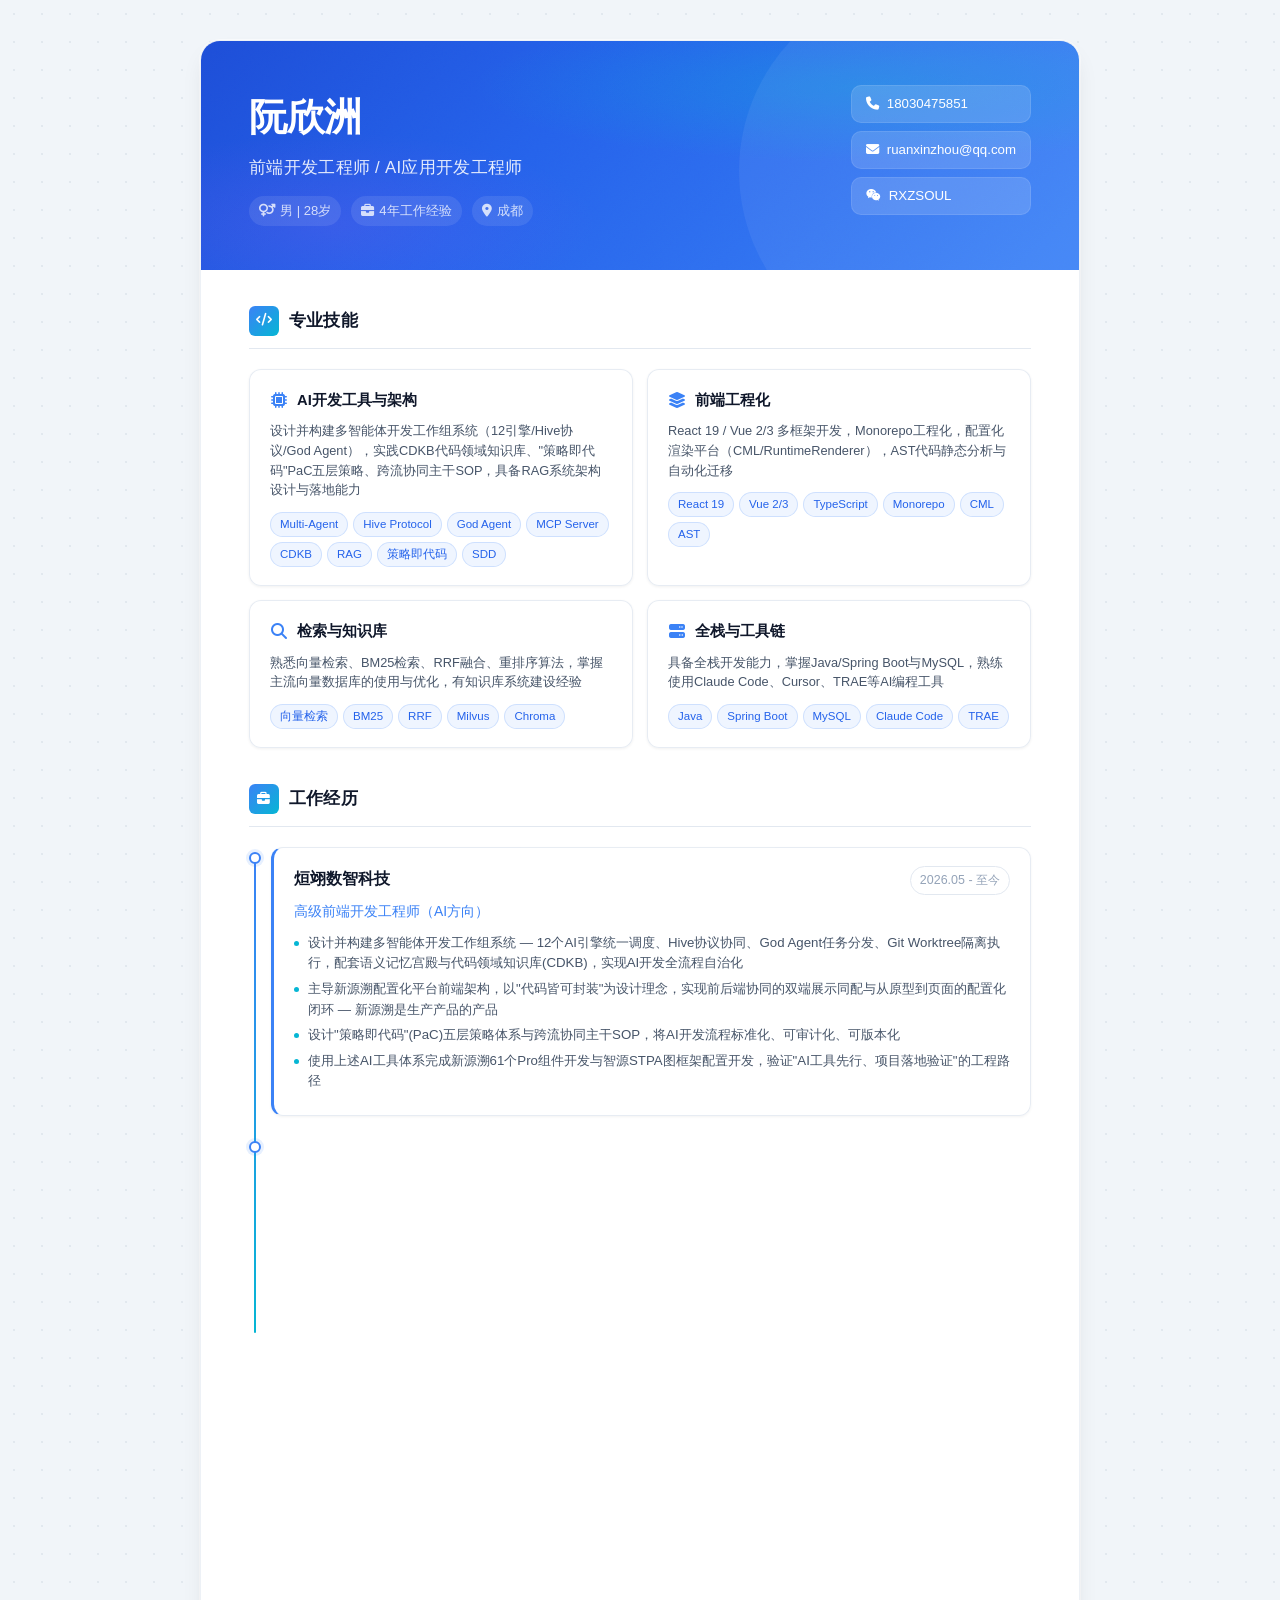
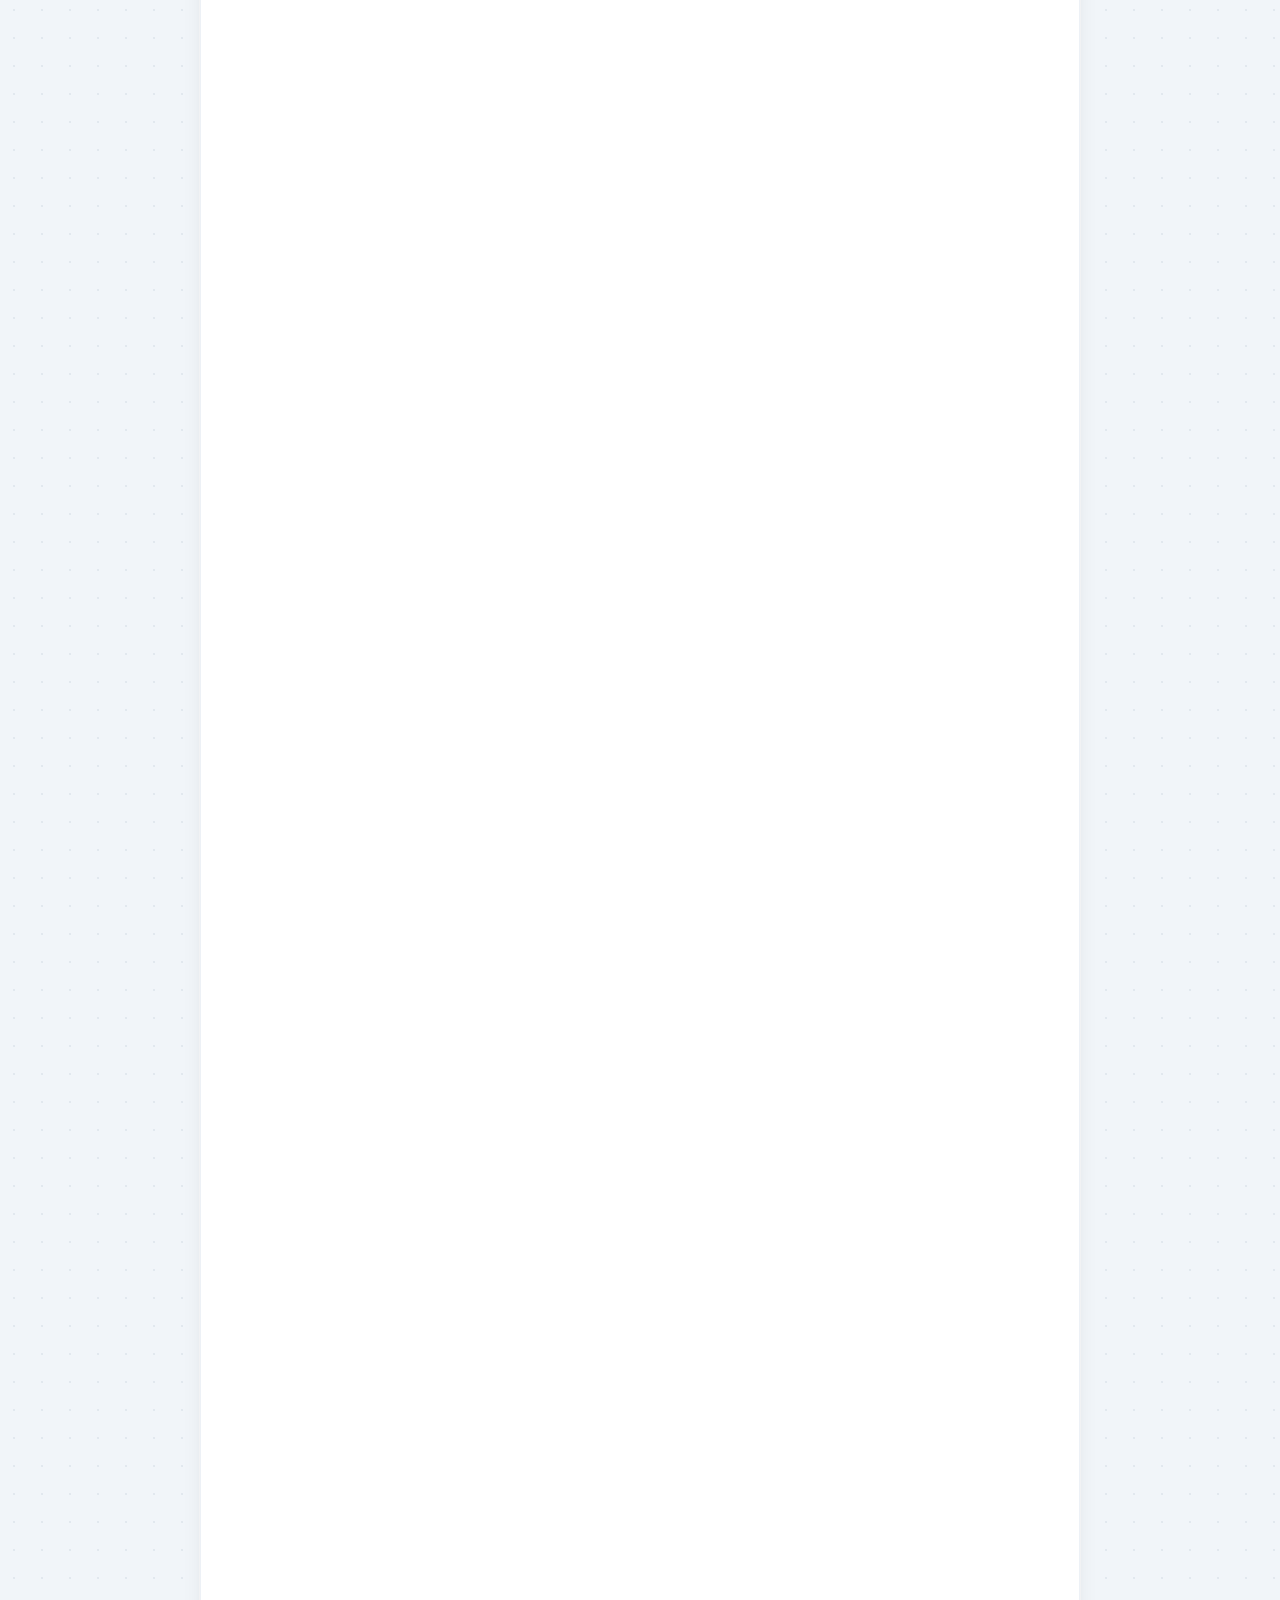
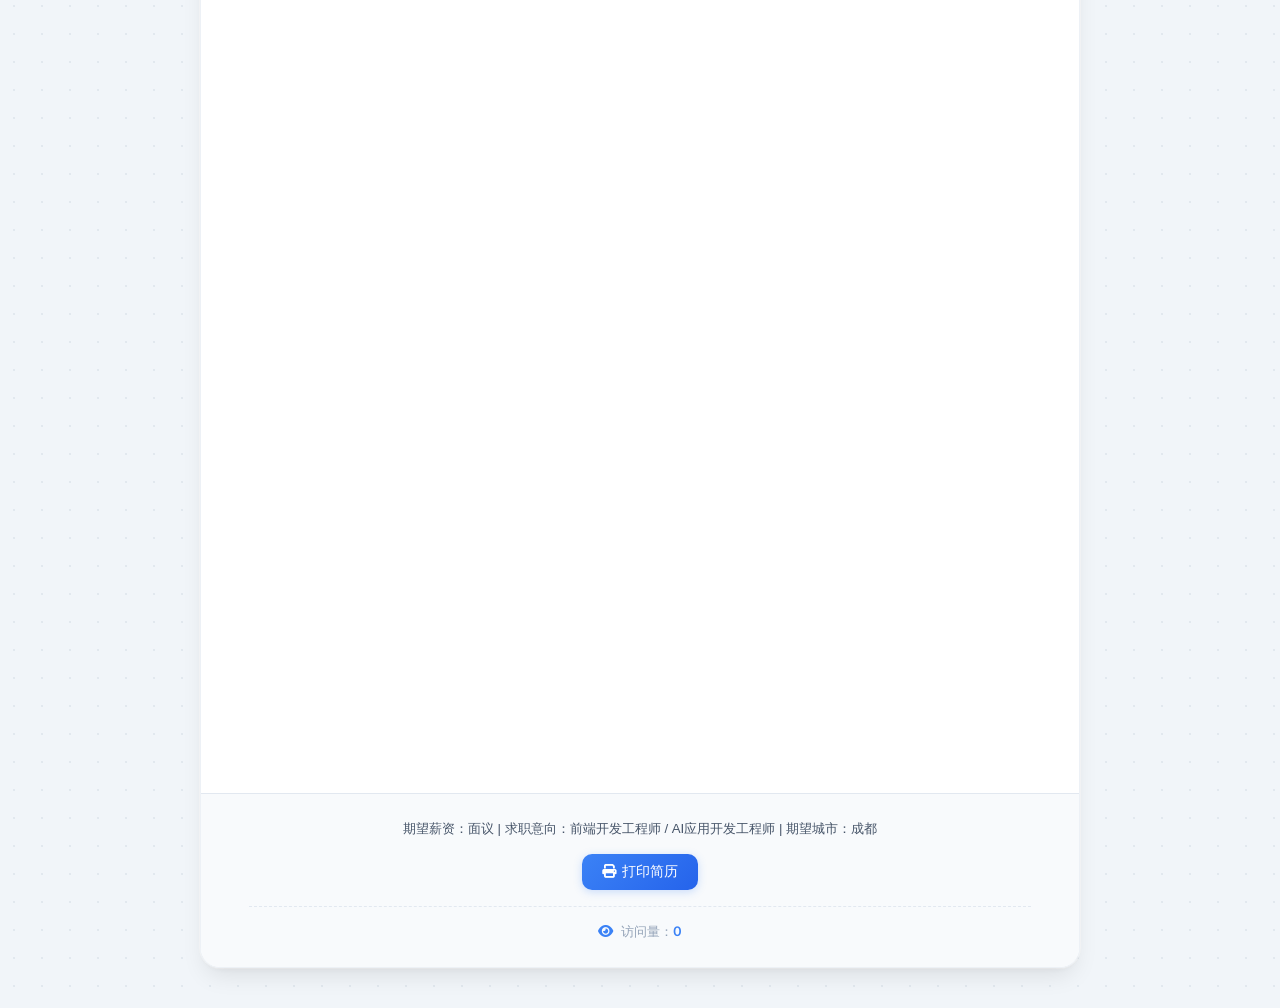
<file: index.html>
<!DOCTYPE html>
<html lang="zh-CN">
<head>
  <meta charset="UTF-8">
  <meta name="viewport" content="width=device-width, initial-scale=1.0">
  <title>阮欣洲 - AI应用开发工程师 - 简历</title>
  <meta name="description" content="AI应用开发工程师 / AI应用架构师简历 — 多智能体开发工作组系统、代码领域知识库(CDKB)、策略即代码(PaC)、新源溯配置化平台、MCP工具集成">
  <link rel="stylesheet" href="css/resume.css">
  <link rel="preconnect" href="https://fonts.googleapis.com">
  <link rel="preconnect" href="https://fonts.gstatic.com" crossorigin>
  <link href="https://fonts.googleapis.com/css2?family=Inter:wght@300;400;500;600;700&family=Noto+Sans+SC:wght@300;400;500;600;700&display=swap" rel="stylesheet">
  <link rel="stylesheet" href="https://cdn.jsdelivr.net/npm/@fortawesome/fontawesome-free@6.4.0/css/all.min.css">
</head>
<body>
  <div class="resume-container">
    <div class="resume">
  <!-- Header / Profile Section -->
  <header class="resume-header">
    <div class="header-content">
      <div class="profile-info">
        <h1 class="name">阮欣洲</h1>
        <p class="title">前端开发工程师 / AI应用开发工程师</p>
        <div class="meta">
          <span class="meta-item"><i class="fas fa-venus-mars"></i> 男 | 28岁</span>
          <span class="meta-item"><i class="fas fa-briefcase"></i> 4年工作经验</span>
          <span class="meta-item"><i class="fas fa-map-marker-alt"></i> 成都</span>
        </div>
      </div>
      <div class="contact-info">
        <a href="tel:18030475851" class="contact-item">
          <i class="fas fa-phone"></i>
          <span>18030475851</span>
        </a>
        <a href="mailto:ruanxinzhou@qq.com" class="contact-item">
          <i class="fas fa-envelope"></i>
          <span>ruanxinzhou@qq.com</span>
        </a>
        <div class="contact-item">
          <i class="fab fa-weixin"></i>
          <span>RXZSOUL</span>
        </div>
      </div>
    </div>
  </header>

  <main class="resume-main">
    <!-- Skills Section -->
    <section class="section skills-section">
      <h2 class="section-title">
        <span class="title-icon"><i class="fas fa-code"></i></span>
        专业技能
      </h2>
      <div class="skills-grid">
        <div class="skill-card">
          <div class="skill-header">
            <i class="fas fa-microchip"></i>
            <h3>AI开发工具与架构</h3>
          </div>
          <p>设计并构建多智能体开发工作组系统（12引擎/Hive协议/God Agent），实践CDKB代码领域知识库、"策略即代码"PaC五层策略、跨流协同主干SOP，具备RAG系统架构设计与落地能力</p>
          <div class="skill-tags">
            <span class="tag">Multi-Agent</span>
            <span class="tag">Hive Protocol</span>
            <span class="tag">God Agent</span>
            <span class="tag">MCP Server</span>
            <span class="tag">CDKB</span>
            <span class="tag">RAG</span>
            <span class="tag">策略即代码</span>
            <span class="tag">SDD</span>
          </div>
        </div>

        <div class="skill-card">
          <div class="skill-header">
            <i class="fas fa-layer-group"></i>
            <h3>前端工程化</h3>
          </div>
          <p>React 19 / Vue 2/3 多框架开发，Monorepo工程化，配置化渲染平台（CML/RuntimeRenderer），AST代码静态分析与自动化迁移</p>
          <div class="skill-tags">
            <span class="tag">React 19</span>
            <span class="tag">Vue 2/3</span>
            <span class="tag">TypeScript</span>
            <span class="tag">Monorepo</span>
            <span class="tag">CML</span>
            <span class="tag">AST</span>
          </div>
        </div>

        <div class="skill-card">
          <div class="skill-header">
            <i class="fas fa-search"></i>
            <h3>检索与知识库</h3>
          </div>
          <p>熟悉向量检索、BM25检索、RRF融合、重排序算法，掌握主流向量数据库的使用与优化，有知识库系统建设经验</p>
          <div class="skill-tags">
            <span class="tag">向量检索</span>
            <span class="tag">BM25</span>
            <span class="tag">RRF</span>
            <span class="tag">Milvus</span>
            <span class="tag">Chroma</span>
          </div>
        </div>

        <div class="skill-card">
          <div class="skill-header">
            <i class="fas fa-server"></i>
            <h3>全栈与工具链</h3>
          </div>
          <p>具备全栈开发能力，掌握Java/Spring Boot与MySQL，熟练使用Claude Code、Cursor、TRAE等AI编程工具</p>
          <div class="skill-tags">
            <span class="tag">Java</span>
            <span class="tag">Spring Boot</span>
            <span class="tag">MySQL</span>
            <span class="tag">Claude Code</span>
            <span class="tag">TRAE</span>
          </div>
        </div>
      </div>
    </section>

    <!-- Experience Section -->
    <section class="section experience-section">
      <h2 class="section-title">
        <span class="title-icon"><i class="fas fa-briefcase"></i></span>
        工作经历
      </h2>
      <div class="timeline">
        <div class="timeline-item">
          <div class="timeline-marker"></div>
          <div class="timeline-content">
            <div class="timeline-header">
              <h3>烜翊数智科技</h3>
              <span class="timeline-period">2026.05 - 至今</span>
            </div>
            <p class="timeline-role">高级前端开发工程师（AI方向）</p>
            <ul class="timeline-duties">
              <li>设计并构建多智能体开发工作组系统 — 12个AI引擎统一调度、Hive协议协同、God Agent任务分发、Git Worktree隔离执行，配套语义记忆宫殿与代码领域知识库(CDKB)，实现AI开发全流程自治化</li>
              <li>主导新源溯配置化平台前端架构，以"代码皆可封装"为设计理念，实现前后端协同的双端展示同配与从原型到页面的配置化闭环 — 新源溯是生产产品的产品</li>
              <li>设计"策略即代码"(PaC)五层策略体系与跨流协同主干SOP，将AI开发流程标准化、可审计化、可版本化</li>
              <li>使用上述AI工具体系完成新源溯61个Pro组件开发与智源STPA图框架配置开发，验证"AI工具先行、项目落地验证"的工程路径</li>
            </ul>
          </div>
        </div>

        <div class="timeline-item">
          <div class="timeline-marker"></div>
          <div class="timeline-content">
            <div class="timeline-header">
              <h3>成都三快科技有限公司（美团）</h3>
              <span class="timeline-period">2023.06 - 2026.05</span>
            </div>
            <p class="timeline-role">前端开发工程师 L6</p>
            <ul class="timeline-duties">
              <li>主导AI驱动的软件开发全生命周期平台（AISDLC Flow）的前端架构与全栈开发</li>
              <li>设计并实现基于AST的Vue2→React自动化迁移工具（banma-migrator）</li>
              <li>负责星火App运营管理端30+业务模块的前端开发与平台化建设</li>
              <li>参与烽火台后台管理系统的Monorepo工程化建设与AI迁移工程</li>
            </ul>
          </div>
        </div>
      </div>
    </section>

    <!-- Projects Section -->
    <section class="section projects-section">
      <h2 class="section-title">
        <span class="title-icon"><i class="fas fa-project-diagram"></i></span>
        项目经历
      </h2>

      <div class="project-card project-card--ai">
        <div class="project-header">
          <h3>多智能体开发工作组系统 <span class="project-new-badge">AI架构</span></h3>
          <span class="project-role">架构设计 & 核心开发</span>
          <span class="project-period">2026.05 - 至今</span>
        </div>
        <div class="project-tech">
          <span class="tech-tag">Multi-Agent</span>
          <span class="tech-tag">Hive Protocol</span>
          <span class="tech-tag">God Agent</span>
          <span class="tech-tag">Git Worktree</span>
          <span class="tech-tag">RAG</span>
          <span class="tech-tag">MCP</span>
          <span class="tech-tag">CDKB</span>
          <span class="tech-tag">策略即代码</span>
          <span class="tech-tag">TRAE</span>
        </div>
        <p class="project-desc">不是单点AI提效，而是把"一家公司的研发SOP"编成AI自治系统。12个专职Agent各司其职，Hive协议做通信总线，God Agent做全局调度，配套记忆宫殿与知识库让Agent真正理解仓库，最终实现需求→开发→测试→交付的全流程AI协同。</p>
        <ul class="project-achievements">
          <li><strong>12引擎统一调度：</strong>主Agent/需求/设计/开发/审查/验收等专职Agent分工，God Agent全局任务分发与优先级仲裁，Git Worktree隔离每个Agent的执行环境</li>
          <li><strong>Hive协议 + 断路器：</strong>Agent间标准消息通信，同步握手+异步事件总线；断路器容错与死锁检测，单Agent失败不阻塞全局</li>
          <li><strong>代码领域知识库(CDKB)：</strong>DDD风格拆分子领域三件套（架构总览/知识地图/guardrails），RAG检索让AI理解仓库结构与隐性约束，解决"AI踩中已知坑"问题</li>
          <li><strong>"策略即代码"(PaC)：</strong>L1-L5五层策略体系，将开发SOP编码为可版本化配置，配合PR飞轮实现策略的持续迭代</li>
          <li><strong>跨流协同主干SOP：</strong>需求流/开发流/测试流三流协同，契约握手衔接，6个人工门控点，80%由Agent群组自治完成</li>
        </ul>
      </div>

      <div class="project-card project-card--ai">
        <div class="project-header">
          <h3>新源溯配置化平台 <span class="project-new-badge">核心项目</span></h3>
          <span class="project-role">前端架构师 & 核心开发</span>
          <span class="project-period">2026.05 - 至今</span>
        </div>
        <div class="project-tech">
          <span class="tech-tag">React 19</span>
          <span class="tech-tag">TypeScript</span>
          <span class="tech-tag">CML</span>
          <span class="tech-tag">RuntimeRenderer</span>
          <span class="tech-tag">61 Pro Components</span>
          <span class="tech-tag">MCP 双服务</span>
          <span class="tech-tag">SDD</span>
        </div>
        <p class="project-desc">不是低代码封装，是"代码皆可封装" — 将任意代码逻辑封装为可配置的组件能力。前后端协同设计，双端展示同配，从原型到页面全配置化闭环。新源溯是生产产品的产品：用它快速生产新的业务产品。</p>
        <ul class="project-achievements">
          <li><strong>代码皆可封装：</strong>前端CML元语言 + 后端配置协议共享同一套Schema，任意代码逻辑可声明为可配置的组件能力，而非固定低代码组件库</li>
          <li><strong>双端展示同配：</strong>一份配置同时渲染Web端与移动端，前后端协同设计保证数据契约一致性</li>
          <li><strong>从原型到页面：</strong>设计稿/原型直接转为可运行页面配置，跳过传统"设计→前端还原"的翻译损耗</li>
          <li><strong>61个Pro组件 + MCP双服务：</strong>design-server（设计态：Schema管理/组件配置）与runtime-server（运行态：数据源/交互联动），为AI Agent提供标准化接口</li>
          <li><strong>AI工具落地验证：</strong>全程使用多智能体工作组系统进行开发，SDD多智能体流 + 知识库保鲜 + MCP工具链，验证"AI工具先行"的工程路径</li>
        </ul>
      </div>

      <div class="project-card">
        <div class="project-header">
          <h3>智源 STPA 图框架配置开发</h3>
          <span class="project-role">前端开发</span>
          <span class="project-period">2026.05 - 至今</span>
        </div>
        <div class="project-tech">
          <span class="tech-tag">Pixi.js</span>
          <span class="tech-tag">STPA</span>
          <span class="tech-tag">配置化渲染</span>
          <span class="tech-tag">CML</span>
          <span class="tech-tag">TRAE AI</span>
        </div>
        <p class="project-desc">系统工程安全分析的可视化建模，实现层次结构图、控制结构图、致因场景图三大STPA分析图的配置化渲染。作为多智能体工作组系统的应用场景之一，验证AI工具体系在复杂图框架场景的落地能力。</p>
        <ul class="project-achievements">
          <li><strong>渲染引擎 + 配置化组件：</strong>基于Pixi.js设计图框架渲染引擎（树形布局/DAG有向图/场景拓扑），通过CML定义图节点类型与交互行为，业务方配置而非编码创建新图类型</li>
          <li><strong>AI驱动开发：</strong>全程使用多智能体工作组系统，设计态MCP server为Agent提供图定义API，实现"AI读配置→生成图→人工校验"闭环</li>
        </ul>
      </div>

      
      <div class="project-card project-card--ai">
        <div class="project-header">
          <h3>AISDLC Flow — AI驱动软件开发全生命周期平台 <span class="project-new-badge">美团</span></h3>
          <span class="project-role">架构设计 & 全栈开发</span>
          <span class="project-period">2024.10 - 2026.05</span>
        </div>
        <div class="project-tech">
          <span class="tech-tag">Multi-Agent</span>
          <span class="tech-tag">Spec-Driven</span>
          <span class="tech-tag">MCP</span>
          <span class="tech-tag">React</span>
          <span class="tech-tag">Claude</span>
          <span class="tech-tag">Java Spring Boot</span>
        </div>
        <p class="project-desc">将Chat-based单点AI工具升级为Task-based可视化多Agent协同工作流，落地Spec-Driven开发范式，实现需求定义到代码上线的全流程AI闭环。三层架构：模型层（Claude+Qwen双模型智能路由）/ Agent编排层（可视化多Agent调度）/ 质量保障层（Agent Loop自愈闭环）；基于MCP协议集成文件系统、Git、终端等外部工具，实现CI失败自主修复。</p>
      </div>

      <div class="project-card">
        <div class="project-header">
          <h3>banma-migrator — Vue2→React自动化迁移工具 <span class="project-badge project-badge--orange">AST</span></h3>
          <span class="project-role">主导开发</span>
          <span class="project-period">2025.03 - 2025.05</span>
        </div>
        <div class="project-tech">
          <span class="tech-tag">AST</span>
          <span class="tech-tag">Claude Code</span>
          <span class="tech-tag">Vue 2</span>
          <span class="tech-tag">React</span>
          <span class="tech-tag">FSD架构</span>
        </div>
        <p class="project-desc">基于AST的代码静态分析与自动化迁移工具，将Vue2 SFC拆解为template/script/style三棵AST树，生成page-logic.json中间产物，自动生成FSD架构React组件。设计9步端到端迁移流水线，三层验证闭环（语义校验→链路测试→行为等价测试）保障迁移正确率。</p>
      </div>

      <div class="project-card">
        <div class="project-header">
          <h3>烽火台后台管理系统 <span class="project-badge project-badge--orange">美团</span></h3>
          <span class="project-role">前端工程化负责人</span>
          <span class="project-period">2024.01 - 2024.10</span>
        </div>
        <div class="project-tech">
          <span class="tech-tag">React</span>
          <span class="tech-tag">TypeScript</span>
          <span class="tech-tag">pnpm Monorepo</span>
          <span class="tech-tag">Micro Frontend</span>
          <span class="tech-tag">Vite</span>
        </div>
        <p class="project-desc">美团商家端核心后台系统，20+业务模块。基于pnpm workspace搭建Monorepo多包架构，抽离公共业务组件库与工具链；按业务域拆分微前端独立部署，首屏加载从3.2s降至1.1s；建立Sentry错误监控与告警机制，核心页面可用性99.9%。</p>
      </div>

      <div class="project-card">
        <div class="project-header">
          <h3>美团星火App运营管理平台 <span class="project-badge project-badge--orange">美团</span></h3>
          <span class="project-role">前端开发</span>
          <span class="project-period">2023.06 - 2024.01</span>
        </div>
        <div class="project-tech">
          <span class="tech-tag">React Native</span>
          <span class="tech-tag">TypeScript</span>
          <span class="tech-tag">Vue</span>
          <span class="tech-tag">MobX</span>
          <span class="tech-tag">配置化渲染</span>
        </div>
        <p class="project-desc">负责星火App运营管理端30+业务模块开发，覆盖巡检平台、任务中心等核心功能。设计页面配置化渲染协议支持新业务快速接入，推动存量H5页面迁移至React Native架构，主导监控体系与容灾降级机制建设。</p>
      </div>

      <div class="project-card">
        <div class="project-header">
          <h3>某通信模拟系统 <span class="project-badge project-badge--orange">军工</span></h3>
          <span class="project-role">前端架构设计</span>
          <span class="project-period">2021.07 - 2022.06</span>
        </div>
        <div class="project-tech">
          <span class="tech-tag">Vue</span>
          <span class="tech-tag">Cesium</span>
          <span class="tech-tag">jsPlumb</span>
          <span class="tech-tag">WebSocket</span>
        </div>
        <p class="project-desc">军工通信模拟系统前端架构设计，基于Cesium实现百级基站通联关系与飞机航迹实时渲染，支持8路以上实时数据30ms刷新；基于jsPlumb构建设备-控制-数据总线低代码配置平台，支持拖拽式页面搭建及第三方DLL脚本绑定。</p>
      </div>
    </section>

    <!-- Education Section -->
    <section class="section education-section">
      <h2 class="section-title">
        <span class="title-icon"><i class="fas fa-graduation-cap"></i></span>
        教育经历
      </h2>
      <div class="education-grid">
        <div class="education-card">
          <div class="education-school">
            <i class="fas fa-university"></i>
            <h3>电子科技大学</h3>
          </div>
          <p class="education-major">计算机科学与技术</p>
          <p class="education-degree">硕士</p>
          <span class="education-period">2020 - 2023</span>
        </div>
        <div class="education-card">
          <div class="education-school">
            <i class="fas fa-university"></i>
            <h3>北京航空航天大学</h3>
          </div>
          <p class="education-major">飞行器动力工程</p>
          <p class="education-degree">本科</p>
          <span class="education-period">2016 - 2020</span>
        </div>
      </div>
    </section>

    <!-- Certificates Section -->
    <section class="section certificates-section">
      <h2 class="section-title">
        <span class="title-icon"><i class="fas fa-certificate"></i></span>
        资格证书
      </h2>
      <div class="certificates-list">
        <div class="certificate-item">
          <i class="fas fa-language"></i>
          <span>大学英语六级</span>
        </div>
      </div>
    </section>
  </main>

  <!-- Footer -->
  <footer class="resume-footer">
    <p>期望薪资：面议 | 求职意向：前端开发工程师 / AI应用开发工程师 | 期望城市：成都</p>
    <button class="print-btn" onclick="window.print()">
      <i class="fas fa-print"></i> 打印简历
    </button>
    <div class="visitor-stats">
      <i class="fas fa-eye"></i>
      <span>访问量：<span id="busuanzi_value_site_pv">0</span></span>
    </div>
  </footer>
</div>

  </div>
  <script src="js/resume.js"></script>
  <!-- Vercount 访问统计 (更稳定) -->
  <script async src="https://events.vercount.one/js"></script>
</body>
</html>
</file>
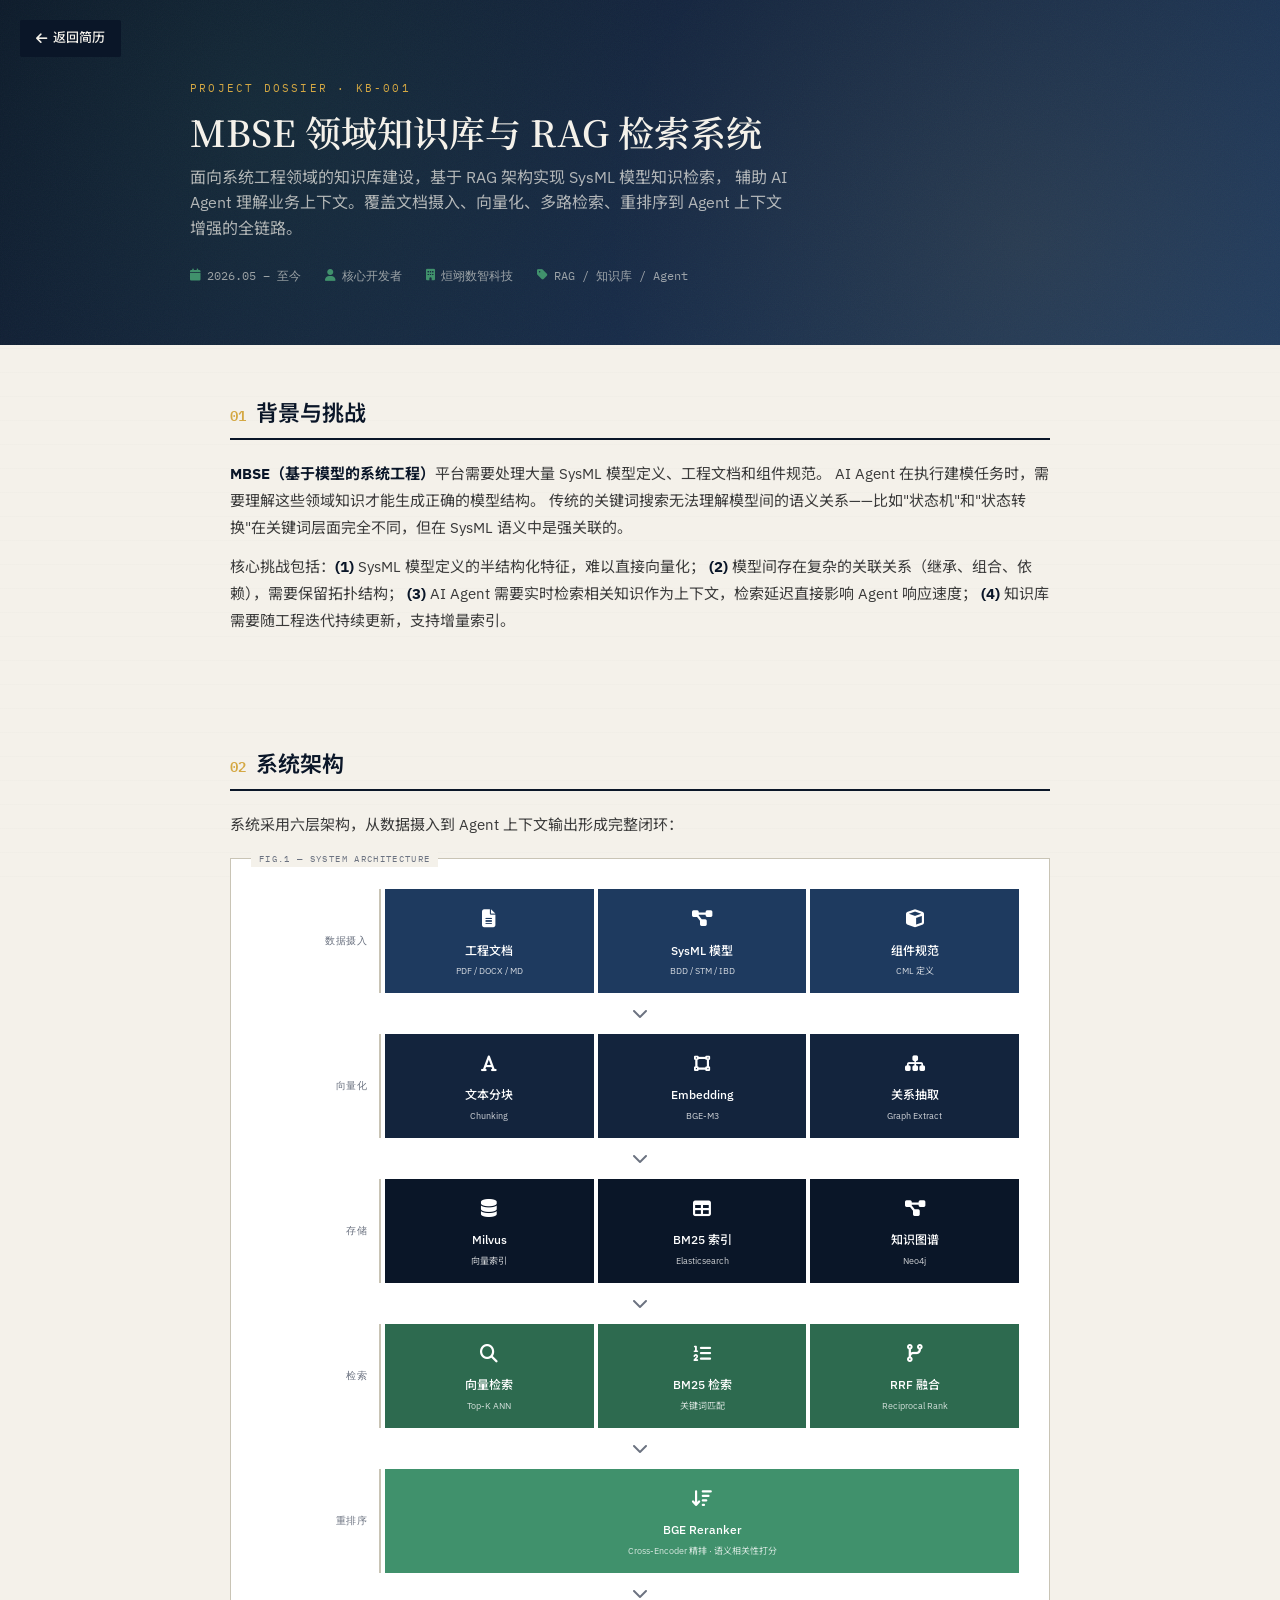
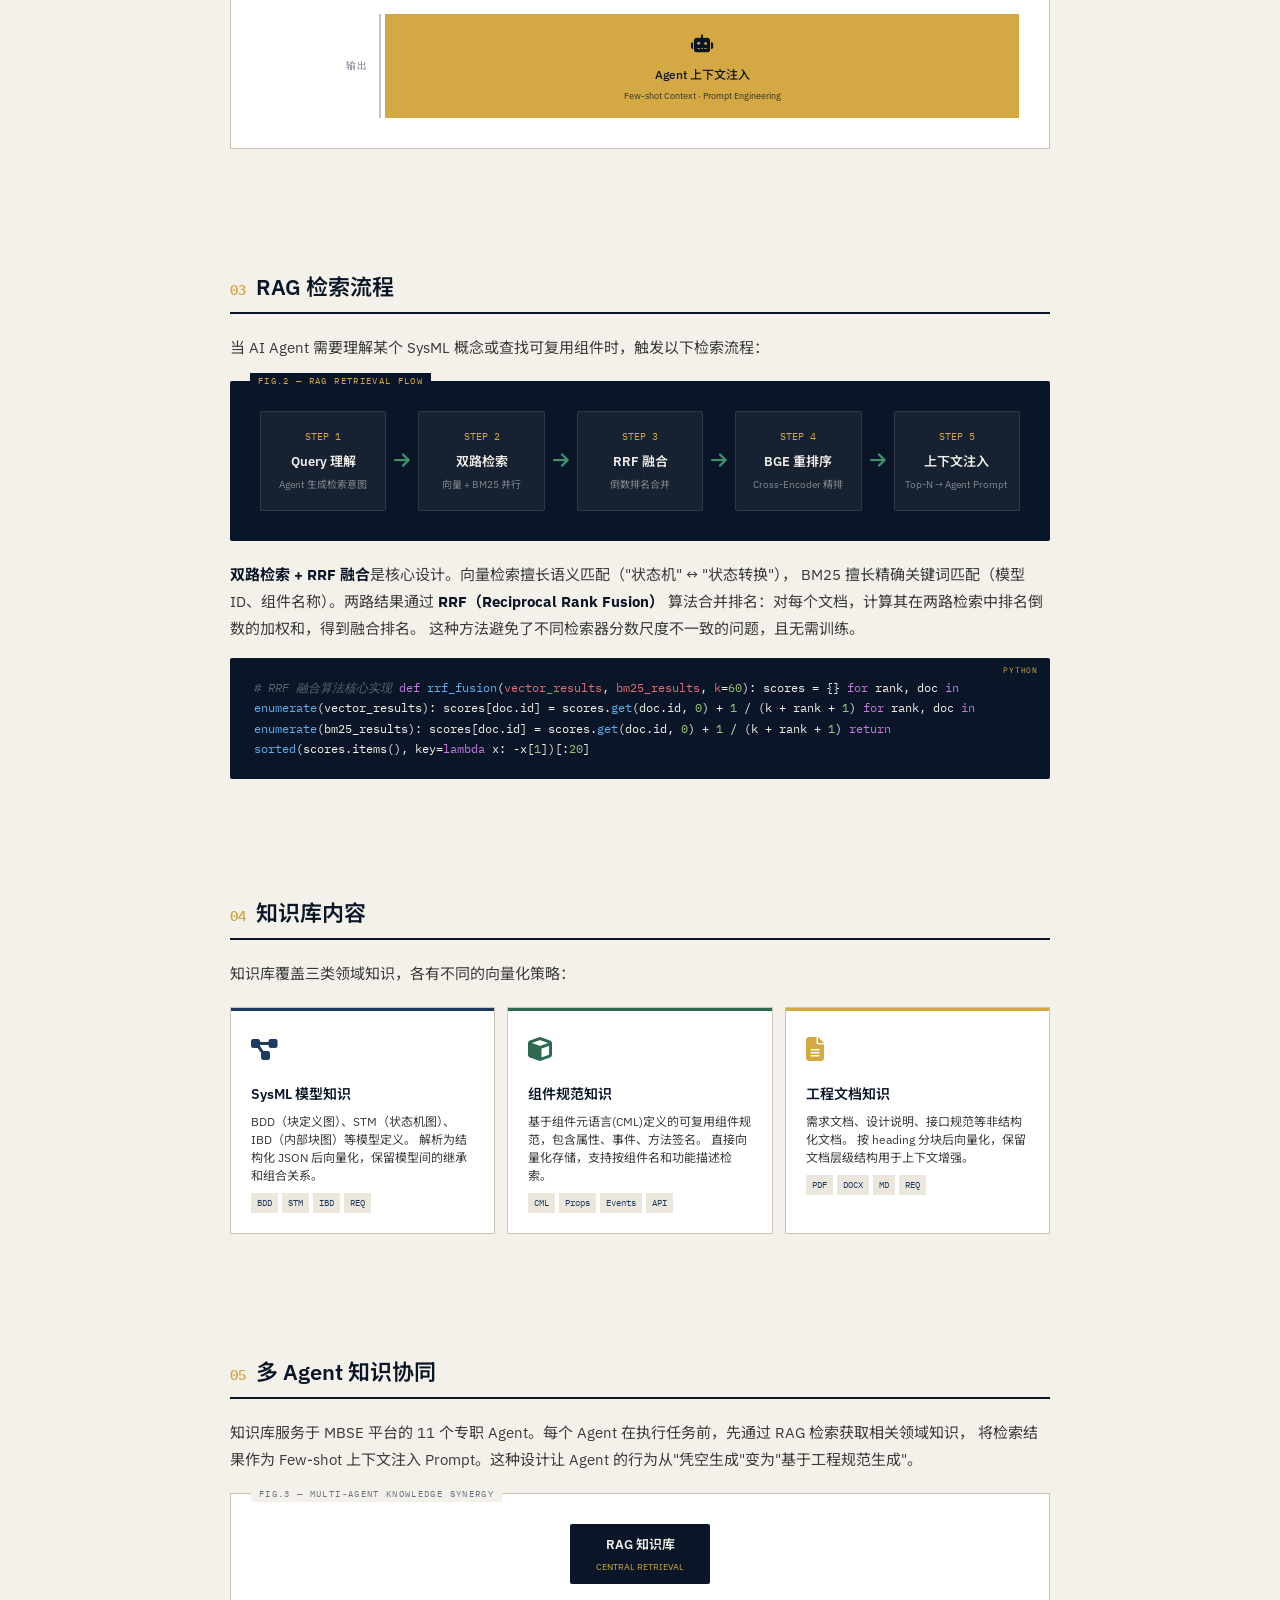
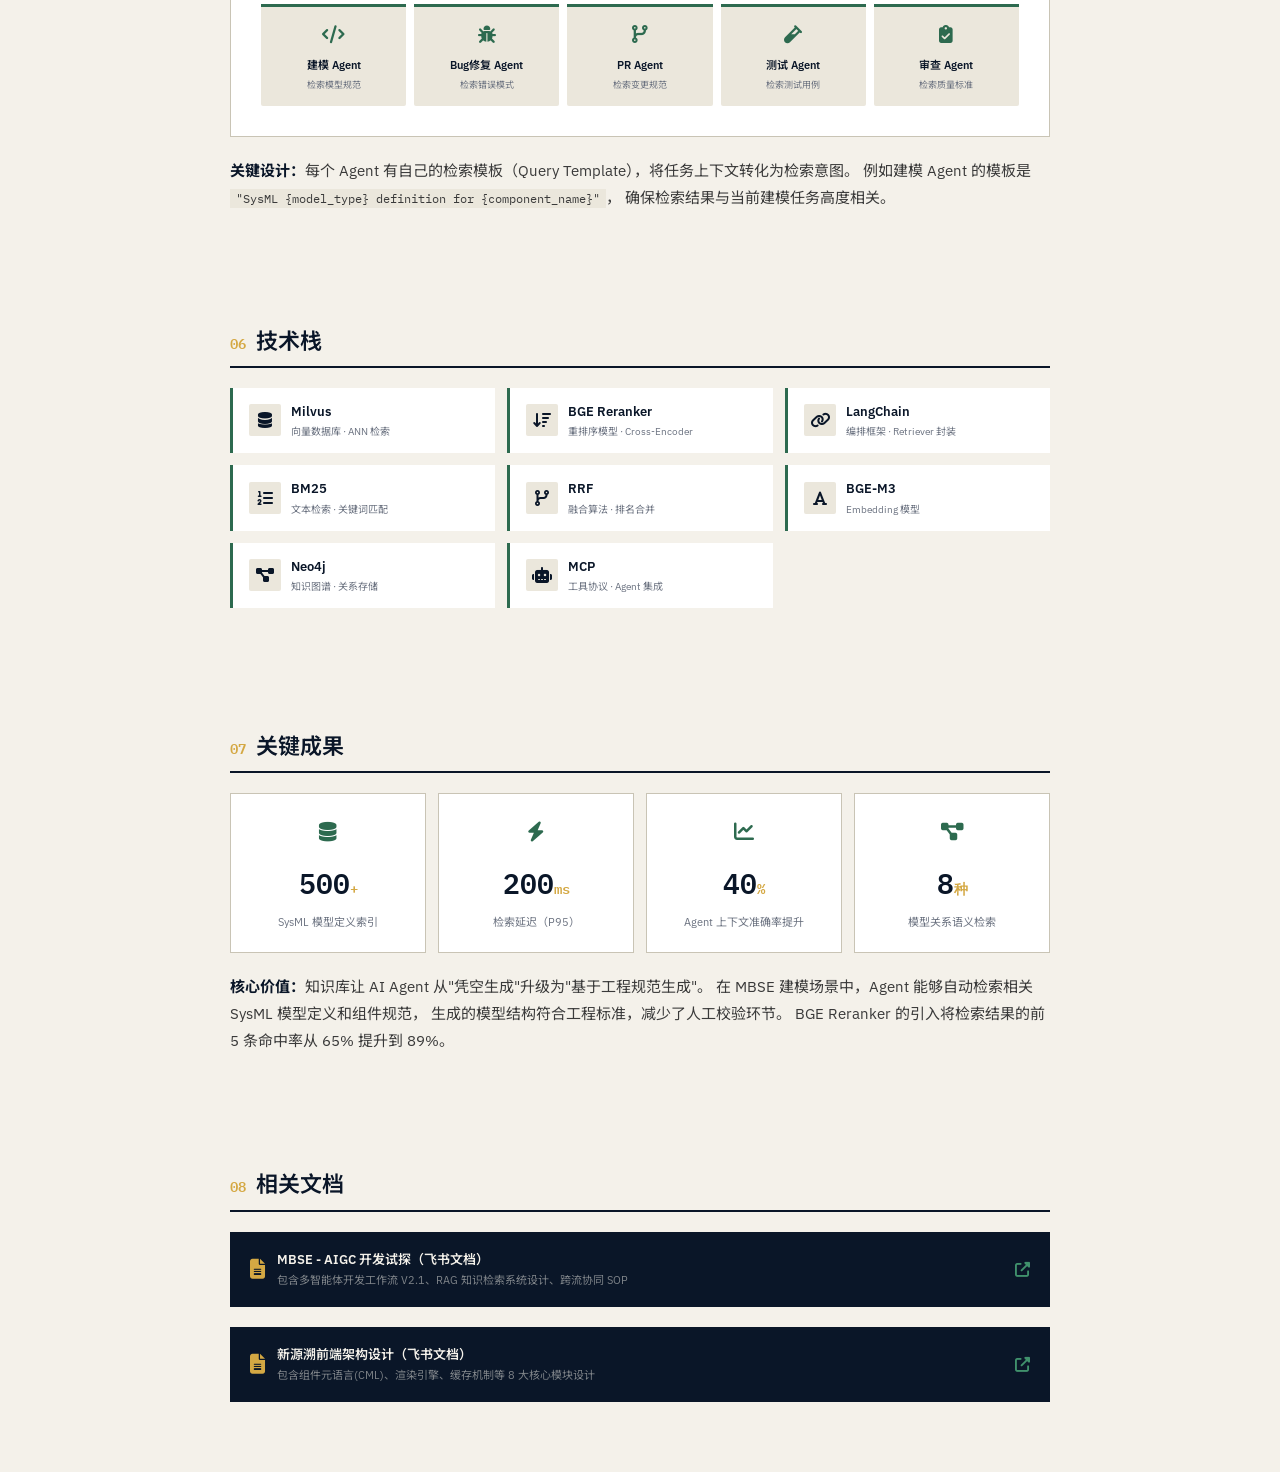
<file: projects/knowledge-base.html>
<!DOCTYPE html>
<html lang="zh-CN">
<head>
  <meta charset="UTF-8">
  <meta name="viewport" content="width=device-width, initial-scale=1.0">
  <title>MBSE 领域知识库与 RAG 检索系统 - 项目详情 | 阮欣洲</title>
  <meta name="description" content="面向 MBSE 领域的知识库建设，基于 RAG 架构实现 SysML 模型知识检索，辅助 AI Agent 理解业务上下文">
  <link rel="stylesheet" href="/css/resume.css">
  <link rel="preconnect" href="https://fonts.googleapis.com">
  <link rel="preconnect" href="https://fonts.gstatic.com" crossorigin>
  <link href="https://fonts.googleapis.com/css2?family=IBM+Plex+Mono:wght@300;400;500;600&family=IBM+Plex+Sans:wght@300;400;500;600;700&family=Noto+Sans+SC:wght@300;400;500;600;700&family=Noto+Serif+SC:wght@400;600&display=swap" rel="stylesheet">
  <link rel="stylesheet" href="https://cdn.jsdelivr.net/npm/@fortawesome/fontawesome-free@6.4.0/css/all.min.css">
  <style>
    :root {
      --kb-navy: #0a1628;
      --kb-navy-2: #13243d;
      --kb-steel: #1e3a5f;
      --kb-teal: #2d6a4f;
      --kb-teal-2: #40916c;
      --kb-amber: #d4a843;
      --kb-paper: #f4f1ea;
      --kb-paper-2: #ebe7dc;
      --kb-ink: #1a1a1a;
      --kb-graphite: #3a3a3a;
      --kb-slate: #6b7280;
      --kb-line: #c9c4b5;
    }
    * { margin: 0; padding: 0; box-sizing: border-box; }
    body {
      font-family: 'IBM Plex Sans', 'Noto Sans SC', sans-serif;
      background: var(--kb-paper);
      color: var(--kb-ink);
      line-height: 1.6;
      -webkit-font-smoothing: antialiased;
    }
    body::before {
      content: '';
      position: fixed;
      inset: 0;
      background-image: repeating-linear-gradient(0deg, transparent, transparent 23px, rgba(10,22,40,0.012) 23px, rgba(10,22,40,0.012) 24px);
      pointer-events: none;
      z-index: 0;
    }
    .back-btn {
      position: fixed;
      top: 20px;
      left: 20px;
      z-index: 100;
      display: flex;
      align-items: center;
      gap: 6px;
      padding: 8px 16px;
      background: var(--kb-navy);
      color: var(--kb-paper);
      text-decoration: none;
      font-size: 13px;
      font-weight: 500;
      border-radius: 2px;
      transition: all 0.2s;
    }
    .back-btn:hover { background: var(--kb-steel); transform: translateX(-2px); }

    /* === HERO === */
    .kb-hero {
      background: linear-gradient(135deg, var(--kb-navy) 0%, var(--kb-navy-2) 40%, var(--kb-steel) 100%);
      color: var(--kb-paper);
      padding: 80px 40px 60px;
      position: relative;
      overflow: hidden;
    }
    .kb-hero::before {
      content: '';
      position: absolute;
      inset: 0;
      background-image:
        radial-gradient(circle at 20% 30%, rgba(45,106,79,0.15) 0%, transparent 40%),
        radial-gradient(circle at 80% 70%, rgba(212,168,67,0.08) 0%, transparent 40%);
    }
    .kb-hero::after {
      content: '';
      position: absolute;
      inset: 0;
      background-image: url("data:image/svg+xml,%3Csvg xmlns='http://www.w3.org/2000/svg' width='200' height='200'%3E%3Cfilter id='n'%3E%3CfeTurbulence type='fractalNoise' baseFrequency='0.85' numOctaves='2' stitchTiles='stitch'/%3E%3C/filter%3E%3Crect width='100%25' height='100%25' filter='url(%23n)' opacity='0.04'/%3E%3C/svg%3E");
    }
    .hero-content {
      max-width: 900px;
      margin: 0 auto;
      position: relative;
      z-index: 1;
    }
    .hero-tag {
      font-family: 'IBM Plex Mono', monospace;
      font-size: 11px;
      letter-spacing: 0.2em;
      color: var(--kb-amber);
      text-transform: uppercase;
      margin-bottom: 12px;
    }
    .kb-hero h1 {
      font-family: 'Noto Serif SC', serif;
      font-size: 36px;
      font-weight: 600;
      line-height: 1.2;
      margin-bottom: 12px;
    }
    .kb-hero .subtitle {
      font-size: 16px;
      color: rgba(244,241,234,0.7);
      max-width: 600px;
      line-height: 1.6;
    }
    .hero-meta {
      display: flex;
      gap: 24px;
      margin-top: 24px;
      flex-wrap: wrap;
    }
    .hero-meta-item {
      display: flex;
      align-items: center;
      gap: 6px;
      font-family: 'IBM Plex Mono', monospace;
      font-size: 12px;
      color: rgba(244,241,234,0.6);
    }
    .hero-meta-item i { color: var(--kb-teal-2); }

    /* === SECTIONS === */
    .kb-section {
      max-width: 900px;
      margin: 0 auto;
      padding: 50px 40px;
      position: relative;
      z-index: 1;
    }
    .kb-section-header {
      display: flex;
      align-items: baseline;
      gap: 10px;
      margin-bottom: 20px;
      padding-bottom: 8px;
      border-bottom: 2px solid var(--kb-navy);
    }
    .kb-section-num {
      font-family: 'IBM Plex Mono', monospace;
      font-size: 14px;
      font-weight: 600;
      color: var(--kb-amber);
    }
    .kb-section-title {
      font-family: 'IBM Plex Sans', 'Noto Sans SC', sans-serif;
      font-size: 22px;
      font-weight: 600;
      color: var(--kb-navy);
    }
    .kb-section-body {
      font-size: 15px;
      color: var(--kb-graphite);
      line-height: 1.8;
    }
    .kb-section-body p { margin-bottom: 12px; }
    .kb-section-body strong { color: var(--kb-navy); }

    /* === ARCHITECTURE DIAGRAM === */
    .arch-diagram {
      background: white;
      border: 1px solid var(--kb-line);
      padding: 30px;
      margin: 20px 0;
      position: relative;
    }
    .arch-diagram::before {
      content: 'FIG.1 — SYSTEM ARCHITECTURE';
      position: absolute;
      top: -8px;
      left: 20px;
      background: var(--kb-paper);
      padding: 0 8px;
      font-family: 'IBM Plex Mono', monospace;
      font-size: 9px;
      letter-spacing: 0.15em;
      color: var(--kb-slate);
    }
    .arch-layers {
      display: flex;
      flex-direction: column;
      gap: 4px;
    }
    .arch-layer {
      display: flex;
      align-items: stretch;
      gap: 4px;
    }
    .arch-layer-label {
      width: 120px;
      display: flex;
      align-items: center;
      justify-content: flex-end;
      padding-right: 12px;
      font-family: 'IBM Plex Mono', monospace;
      font-size: 10px;
      color: var(--kb-slate);
      text-transform: uppercase;
      letter-spacing: 0.05em;
      border-right: 2px solid var(--kb-line);
    }
    .arch-modules {
      flex: 1;
      display: flex;
      gap: 4px;
    }
    .arch-module {
      flex: 1;
      padding: 14px 10px;
      text-align: center;
      font-size: 12px;
      font-weight: 500;
      color: white;
      position: relative;
      transition: transform 0.2s;
    }
    .arch-module:hover { transform: translateY(-2px); }
    .arch-module .icon { font-size: 18px; margin-bottom: 4px; display: block; }
    .arch-module .desc { font-size: 9px; font-weight: 400; opacity: 0.8; margin-top: 2px; }
    .mod-intake { background: var(--kb-steel); }
    .mod-embed { background: var(--kb-navy-2); }
    .mod-store { background: var(--kb-navy); }
    .mod-retrieve { background: var(--kb-teal); }
    .mod-rerank { background: var(--kb-teal-2); }
    .mod-output { background: var(--kb-amber); color: var(--kb-navy); }

    .arch-arrow {
      text-align: center;
      font-size: 16px;
      color: var(--kb-slate);
      margin: 2px 0;
    }

    /* === FLOW DIAGRAM === */
    .flow-diagram {
      background: var(--kb-navy);
      color: var(--kb-paper);
      padding: 30px;
      margin: 20px 0;
      border-radius: 2px;
      position: relative;
    }
    .flow-diagram::before {
      content: 'FIG.2 — RAG RETRIEVAL FLOW';
      position: absolute;
      top: -8px;
      left: 20px;
      background: var(--kb-navy);
      padding: 0 8px;
      font-family: 'IBM Plex Mono', monospace;
      font-size: 9px;
      letter-spacing: 0.15em;
      color: var(--kb-amber);
    }
    .flow-steps {
      display: flex;
      align-items: center;
      justify-content: space-between;
      flex-wrap: wrap;
      gap: 8px;
    }
    .flow-step {
      flex: 1;
      min-width: 120px;
      text-align: center;
      padding: 16px 8px;
      background: rgba(255,255,255,0.05);
      border: 1px solid rgba(255,255,255,0.1);
      border-radius: 2px;
      position: relative;
    }
    .flow-step .num {
      font-family: 'IBM Plex Mono', monospace;
      font-size: 10px;
      color: var(--kb-amber);
      margin-bottom: 4px;
    }
    .flow-step .name {
      font-size: 13px;
      font-weight: 600;
      margin-bottom: 2px;
    }
    .flow-step .detail {
      font-size: 10px;
      color: rgba(244,241,234,0.5);
    }
    .flow-arrow {
      color: var(--kb-teal-2);
      font-size: 18px;
      flex-shrink: 0;
    }

    /* === CODE BLOCK === */
    .code-block {
      background: var(--kb-navy);
      color: var(--kb-paper);
      padding: 20px 24px;
      margin: 16px 0;
      border-radius: 2px;
      font-family: 'IBM Plex Mono', monospace;
      font-size: 12px;
      line-height: 1.7;
      overflow-x: auto;
      position: relative;
    }
    .code-block::before {
      content: 'PYTHON';
      position: absolute;
      top: 6px;
      right: 12px;
      font-size: 8px;
      color: var(--kb-amber);
      letter-spacing: 0.1em;
    }
    .code-block .kw { color: #c678dd; }
    .code-block .str { color: #98c379; }
    .code-block .fn { color: #61afef; }
    .code-block .cm { color: #5c6370; font-style: italic; }
    .code-block .var { color: #e06c75; }

    /* === STATS === */
    .stats-grid {
      display: grid;
      grid-template-columns: repeat(4, 1fr);
      gap: 12px;
      margin: 20px 0;
    }
    .stat-card {
      background: white;
      border: 1px solid var(--kb-line);
      padding: 20px 16px;
      text-align: center;
      position: relative;
      transition: transform 0.2s, box-shadow 0.2s;
    }
    .stat-card:hover {
      transform: translateY(-3px);
      box-shadow: 0 6px 20px rgba(10,22,40,0.1);
    }
    .stat-card .value {
      font-family: 'IBM Plex Mono', monospace;
      font-size: 28px;
      font-weight: 600;
      color: var(--kb-navy);
    }
    .stat-card .unit {
      font-size: 14px;
      color: var(--kb-amber);
    }
    .stat-card .label {
      font-size: 11px;
      color: var(--kb-slate);
      margin-top: 4px;
    }
    .stat-card .icon {
      font-size: 20px;
      color: var(--kb-teal);
      margin-bottom: 8px;
    }

    /* === TECH STACK === */
    .tech-grid {
      display: grid;
      grid-template-columns: repeat(auto-fill, minmax(200px, 1fr));
      gap: 12px;
      margin: 20px 0;
    }
    .tech-item {
      display: flex;
      align-items: center;
      gap: 10px;
      padding: 12px 16px;
      background: white;
      border-left: 3px solid var(--kb-teal);
      transition: border-color 0.2s;
    }
    .tech-item:hover { border-left-color: var(--kb-amber); }
    .tech-item .tech-icon {
      width: 32px;
      height: 32px;
      display: flex;
      align-items: center;
      justify-content: center;
      background: var(--kb-paper-2);
      border-radius: 2px;
      font-size: 16px;
      color: var(--kb-navy);
    }
    .tech-item .tech-info .name {
      font-size: 13px;
      font-weight: 600;
      color: var(--kb-navy);
    }
    .tech-item .tech-info .role {
      font-size: 10px;
      color: var(--kb-slate);
    }

    /* === KNOWLEDGE TYPES === */
 .knowledge-types {
      display: grid;
      grid-template-columns: repeat(3, 1fr);
      gap: 12px;
      margin: 20px 0;
    }
    .knowledge-card {
      background: white;
      border: 1px solid var(--kb-line);
      padding: 20px;
      position: relative;
      overflow: hidden;
    }
    .knowledge-card::before {
      content: '';
      position: absolute;
      top: 0;
      left: 0;
      width: 100%;
      height: 3px;
    }
    .knowledge-card.k1::before { background: var(--kb-steel); }
    .knowledge-card.k2::before { background: var(--kb-teal); }
    .knowledge-card.k3::before { background: var(--kb-amber); }
    .knowledge-card .type-icon {
      font-size: 24px;
      margin-bottom: 10px;
    }
    .knowledge-card.k1 .type-icon { color: var(--kb-steel); }
    .knowledge-card.k2 .type-icon { color: var(--kb-teal); }
    .knowledge-card.k3 .type-icon { color: var(--kb-amber); }
    .knowledge-card .type-title {
      font-size: 14px;
      font-weight: 600;
      color: var(--kb-navy);
      margin-bottom: 6px;
    }
    .knowledge-card .type-desc {
      font-size: 12px;
      color: var(--kb-graphite);
      line-height: 1.5;
    }
    .knowledge-card .type-tags {
      margin-top: 8px;
      display: flex;
      flex-wrap: wrap;
      gap: 4px;
    }
    .knowledge-card .type-tag {
      font-family: 'IBM Plex Mono', monospace;
      font-size: 9px;
      padding: 2px 6px;
      background: var(--kb-paper-2);
      color: var(--kb-steel);
    }

    /* === AGENT SYNERGY === */
    .synergy-diagram {
      background: white;
      border: 1px solid var(--kb-line);
      padding: 30px;
      margin: 20px 0;
      position: relative;
    }
    .synergy-diagram::before {
      content: 'FIG.3 — MULTI-AGENT KNOWLEDGE SYNERGY';
      position: absolute;
      top: -8px;
      left: 20px;
      background: var(--kb-paper);
      padding: 0 8px;
      font-family: 'IBM Plex Mono', monospace;
      font-size: 9px;
      letter-spacing: 0.15em;
      color: var(--kb-slate);
    }
    .synergy-center {
      display: flex;
      justify-content: center;
      margin-bottom: 20px;
    }
    .synergy-hub {
      width: 140px;
      height: 60px;
      background: var(--kb-navy);
      color: var(--kb-paper);
      display: flex;
      flex-direction: column;
      align-items: center;
      justify-content: center;
      border-radius: 2px;
      font-size: 13px;
      font-weight: 600;
    }
    .synergy-hub .sub { font-size: 9px; font-weight: 400; color: var(--kb-amber); margin-top: 2px; }
    .synergy-agents {
      display: grid;
      grid-template-columns: repeat(5, 1fr);
      gap: 8px;
    }
    .synergy-agent {
      text-align: center;
      padding: 12px 6px;
      background: var(--kb-paper-2);
      border-top: 3px solid var(--kb-teal);
      border-radius: 0 0 2px 2px;
    }
    .synergy-agent .agent-icon { font-size: 18px; color: var(--kb-teal); margin-bottom: 4px; }
    .synergy-agent .agent-name { font-size: 11px; font-weight: 600; color: var(--kb-navy); }
    .synergy-agent .agent-task { font-size: 9px; color: var(--kb-slate); margin-top: 2px; }

    /* === DOC LINK === */
    .doc-link {
      display: flex;
      align-items: center;
      gap: 12px;
      padding: 16px 20px;
      background: var(--kb-navy);
      color: var(--kb-paper);
      text-decoration: none;
      margin: 20px 0;
      transition: transform 0.2s;
    }
    .doc-link:hover { transform: translateX(4px); }
    .doc-link .doc-icon { font-size: 20px; color: var(--kb-amber); }
    .doc-link .doc-text { flex: 1; }
    .doc-link .doc-title { font-size: 13px; font-weight: 600; }
    .doc-link .doc-sub { font-size: 11px; color: rgba(244,241,234,0.5); }
    .doc-link .doc-arrow { color: var(--kb-teal-2); }

    /* === RESPONSIVE === */
    @media (max-width: 768px) {
      .kb-hero { padding: 60px 20px 40px; }
      .kb-hero h1 { font-size: 26px; }
      .kb-section { padding: 30px 20px; }
      .stats-grid { grid-template-columns: repeat(2, 1fr); }
      .knowledge-types { grid-template-columns: 1fr; }
      .synergy-agents { grid-template-columns: repeat(3, 1fr); }
      .flow-steps { flex-direction: column; }
      .flow-arrow { transform: rotate(90deg); }
      .arch-layer-label { width: 80px; font-size: 8px; }
    }
  </style>
</head>
<body>

<a href="/" class="back-btn">
  <i class="fas fa-arrow-left"></i>
  <span>返回简历</span>
</a>

<!-- === HERO === -->
<section class="kb-hero">
  <div class="hero-content">
    <div class="hero-tag">PROJECT DOSSIER · KB-001</div>
    <h1>MBSE 领域知识库与 RAG 检索系统</h1>
    <p class="subtitle">
      面向系统工程领域的知识库建设，基于 RAG 架构实现 SysML 模型知识检索，
      辅助 AI Agent 理解业务上下文。覆盖文档摄入、向量化、多路检索、重排序到 Agent 上下文增强的全链路。
    </p>
    <div class="hero-meta">
      <div class="hero-meta-item"><i class="fas fa-calendar"></i> 2026.05 – 至今</div>
      <div class="hero-meta-item"><i class="fas fa-user"></i> 核心开发者</div>
      <div class="hero-meta-item"><i class="fas fa-building"></i> 烜翊数智科技</div>
      <div class="hero-meta-item"><i class="fas fa-tag"></i> RAG / 知识库 / Agent</div>
    </div>
  </div>
</section>

<!-- === 01 BACKGROUND === -->
<section class="kb-section">
  <div class="kb-section-header">
    <span class="kb-section-num">01</span>
    <span class="kb-section-title">背景与挑战</span>
  </div>
  <div class="kb-section-body">
    <p>
      <strong>MBSE（基于模型的系统工程）</strong>平台需要处理大量 SysML 模型定义、工程文档和组件规范。
      AI Agent 在执行建模任务时，需要理解这些领域知识才能生成正确的模型结构。
      传统的关键词搜索无法理解模型间的语义关系——比如"状态机"和"状态转换"在关键词层面完全不同，但在 SysML 语义中是强关联的。
    </p>
    <p>
      核心挑战包括：<strong>(1)</strong> SysML 模型定义的半结构化特征，难以直接向量化；
      <strong>(2)</strong> 模型间存在复杂的关联关系（继承、组合、依赖），需要保留拓扑结构；
      <strong>(3)</strong> AI Agent 需要实时检索相关知识作为上下文，检索延迟直接影响 Agent 响应速度；
      <strong>(4)</strong> 知识库需要随工程迭代持续更新，支持增量索引。
    </p>
  </div>
</section>

<!-- === 02 ARCHITECTURE === -->
<section class="kb-section">
  <div class="kb-section-header">
    <span class="kb-section-num">02</span>
    <span class="kb-section-title">系统架构</span>
  </div>
  <div class="kb-section-body">
    <p>系统采用六层架构，从数据摄入到 Agent 上下文输出形成完整闭环：</p>

    <div class="arch-diagram">
      <div class="arch-layers">
        <div class="arch-layer">
          <div class="arch-layer-label">数据摄入</div>
          <div class="arch-modules">
            <div class="arch-module mod-intake">
              <span class="icon"><i class="fas fa-file-alt"></i></span>
              工程文档
              <div class="desc">PDF / DOCX / MD</div>
            </div>
            <div class="arch-module mod-intake">
              <span class="icon"><i class="fas fa-project-diagram"></i></span>
              SysML 模型
              <div class="desc">BDD / STM / IBD</div>
            </div>
            <div class="arch-module mod-intake">
              <span class="icon"><i class="fas fa-cube"></i></span>
              组件规范
              <div class="desc">CML 定义</div>
            </div>
          </div>
        </div>
        <div class="arch-arrow"><i class="fas fa-chevron-down"></i></div>
        <div class="arch-layer">
          <div class="arch-layer-label">向量化</div>
          <div class="arch-modules">
            <div class="arch-module mod-embed">
              <span class="icon"><i class="fas fa-font"></i></span>
              文本分块
              <div class="desc">Chunking</div>
            </div>
            <div class="arch-module mod-embed">
              <span class="icon"><i class="fas fa-vector-square"></i></span>
              Embedding
              <div class="desc">BGE-M3</div>
            </div>
            <div class="arch-module mod-embed">
              <span class="icon"><i class="fas fa-sitemap"></i></span>
              关系抽取
              <div class="desc">Graph Extract</div>
            </div>
          </div>
        </div>
        <div class="arch-arrow"><i class="fas fa-chevron-down"></i></div>
        <div class="arch-layer">
          <div class="arch-layer-label">存储</div>
          <div class="arch-modules">
            <div class="arch-module mod-store">
              <span class="icon"><i class="fas fa-database"></i></span>
              Milvus
              <div class="desc">向量索引</div>
            </div>
            <div class="arch-module mod-store">
              <span class="icon"><i class="fas fa-table"></i></span>
              BM25 索引
              <div class="desc">Elasticsearch</div>
            </div>
            <div class="arch-module mod-store">
              <span class="icon"><i class="fas fa-project-diagram"></i></span>
              知识图谱
              <div class="desc">Neo4j</div>
            </div>
          </div>
        </div>
        <div class="arch-arrow"><i class="fas fa-chevron-down"></i></div>
        <div class="arch-layer">
          <div class="arch-layer-label">检索</div>
          <div class="arch-modules">
            <div class="arch-module mod-retrieve">
              <span class="icon"><i class="fas fa-search"></i></span>
              向量检索
              <div class="desc">Top-K ANN</div>
            </div>
            <div class="arch-module mod-retrieve">
              <span class="icon"><i class="fas fa-list-ol"></i></span>
              BM25 检索
              <div class="desc">关键词匹配</div>
            </div>
            <div class="arch-module mod-retrieve">
              <span class="icon"><i class="fas fa-code-branch"></i></span>
              RRF 融合
              <div class="desc">Reciprocal Rank</div>
            </div>
          </div>
        </div>
        <div class="arch-arrow"><i class="fas fa-chevron-down"></i></div>
        <div class="arch-layer">
          <div class="arch-layer-label">重排序</div>
          <div class="arch-modules">
            <div class="arch-module mod-rerank" style="flex:3;">
              <span class="icon"><i class="fas fa-sort-amount-down"></i></span>
              BGE Reranker
              <div class="desc">Cross-Encoder 精排 · 语义相关性打分</div>
            </div>
          </div>
        </div>
        <div class="arch-arrow"><i class="fas fa-chevron-down"></i></div>
        <div class="arch-layer">
          <div class="arch-layer-label">输出</div>
          <div class="arch-modules">
            <div class="arch-module mod-output" style="flex:3;">
              <span class="icon"><i class="fas fa-robot"></i></span>
              Agent 上下文注入
              <div class="desc">Few-shot Context · Prompt Engineering</div>
            </div>
          </div>
        </div>
      </div>
    </div>
  </div>
</section>

<!-- === 03 RAG FLOW === -->
<section class="kb-section">
  <div class="kb-section-header">
    <span class="kb-section-num">03</span>
    <span class="kb-section-title">RAG 检索流程</span>
  </div>
  <div class="kb-section-body">
    <p>当 AI Agent 需要理解某个 SysML 概念或查找可复用组件时，触发以下检索流程：</p>

    <div class="flow-diagram">
      <div class="flow-steps">
        <div class="flow-step">
          <div class="num">STEP 1</div>
          <div class="name">Query 理解</div>
          <div class="detail">Agent 生成检索意图</div>
        </div>
        <div class="flow-arrow"><i class="fas fa-arrow-right"></i></div>
        <div class="flow-step">
          <div class="num">STEP 2</div>
          <div class="name">双路检索</div>
          <div class="detail">向量 + BM25 并行</div>
        </div>
        <div class="flow-arrow"><i class="fas fa-arrow-right"></i></div>
        <div class="flow-step">
          <div class="num">STEP 3</div>
          <div class="name">RRF 融合</div>
          <div class="detail">倒数排名合并</div>
        </div>
        <div class="flow-arrow"><i class="fas fa-arrow-right"></i></div>
        <div class="flow-step">
          <div class="num">STEP 4</div>
          <div class="name">BGE 重排序</div>
          <div class="detail">Cross-Encoder 精排</div>
        </div>
        <div class="flow-arrow"><i class="fas fa-arrow-right"></i></div>
        <div class="flow-step">
          <div class="num">STEP 5</div>
          <div class="name">上下文注入</div>
          <div class="detail">Top-N → Agent Prompt</div>
        </div>
      </div>
    </div>

    <p>
      <strong>双路检索 + RRF 融合</strong>是核心设计。向量检索擅长语义匹配（"状态机" ↔ "状态转换"），
      BM25 擅长精确关键词匹配（模型 ID、组件名称）。两路结果通过 <strong>RRF（Reciprocal Rank Fusion）</strong>
      算法合并排名：对每个文档，计算其在两路检索中排名倒数的加权和，得到融合排名。
      这种方法避免了不同检索器分数尺度不一致的问题，且无需训练。
    </p>

    <div class="code-block">
<span class="cm"># RRF 融合算法核心实现</span>
<span class="kw">def</span> <span class="fn">rrf_fusion</span>(<span class="var">vector_results</span>, <span class="var">bm25_results</span>, <span class="var">k</span>=<span class="str">60</span>):
    scores = {}
    <span class="kw">for</span> rank, doc <span class="kw">in</span> <span class="fn">enumerate</span>(vector_results):
        scores[doc.id] = scores.<span class="fn">get</span>(doc.id, <span class="str">0</span>) + <span class="str">1</span> / (k + rank + <span class="str">1</span>)
    <span class="kw">for</span> rank, doc <span class="kw">in</span> <span class="fn">enumerate</span>(bm25_results):
        scores[doc.id] = scores.<span class="fn">get</span>(doc.id, <span class="str">0</span>) + <span class="str">1</span> / (k + rank + <span class="str">1</span>)
    <span class="kw">return</span> <span class="fn">sorted</span>(scores.items(), key=<span class="kw">lambda</span> x: -x[<span class="str">1</span>])[:<span class="str">20</span>]
    </div>
  </div>
</section>

<!-- === 04 KNOWLEDGE TYPES === -->
<section class="kb-section">
  <div class="kb-section-header">
    <span class="kb-section-num">04</span>
    <span class="kb-section-title">知识库内容</span>
  </div>
  <div class="kb-section-body">
    <p>知识库覆盖三类领域知识，各有不同的向量化策略：</p>

    <div class="knowledge-types">
      <div class="knowledge-card k1">
        <div class="type-icon"><i class="fas fa-project-diagram"></i></div>
        <div class="type-title">SysML 模型知识</div>
        <div class="type-desc">
          BDD（块定义图）、STM（状态机图）、IBD（内部块图）等模型定义。
          解析为结构化 JSON 后向量化，保留模型间的继承和组合关系。
        </div>
        <div class="type-tags">
          <span class="type-tag">BDD</span>
          <span class="type-tag">STM</span>
          <span class="type-tag">IBD</span>
          <span class="type-tag">REQ</span>
        </div>
      </div>
      <div class="knowledge-card k2">
        <div class="type-icon"><i class="fas fa-cube"></i></div>
        <div class="type-title">组件规范知识</div>
        <div class="type-desc">
          基于组件元语言(CML)定义的可复用组件规范，包含属性、事件、方法签名。
          直接向量化存储，支持按组件名和功能描述检索。
        </div>
        <div class="type-tags">
          <span class="type-tag">CML</span>
          <span class="type-tag">Props</span>
          <span class="type-tag">Events</span>
          <span class="type-tag">API</span>
        </div>
      </div>
      <div class="knowledge-card k3">
        <div class="type-icon"><i class="fas fa-file-alt"></i></div>
        <div class="type-title">工程文档知识</div>
        <div class="type-desc">
          需求文档、设计说明、接口规范等非结构化文档。
          按 heading 分块后向量化，保留文档层级结构用于上下文增强。
        </div>
        <div class="type-tags">
          <span class="type-tag">PDF</span>
          <span class="type-tag">DOCX</span>
          <span class="type-tag">MD</span>
          <span class="type-tag">REQ</span>
        </div>
      </div>
    </div>
  </div>
</section>

<!-- === 05 AGENT SYNERGY === -->
<section class="kb-section">
  <div class="kb-section-header">
    <span class="kb-section-num">05</span>
    <span class="kb-section-title">多 Agent 知识协同</span>
  </div>
  <div class="kb-section-body">
    <p>
      知识库服务于 MBSE 平台的 11 个专职 Agent。每个 Agent 在执行任务前，先通过 RAG 检索获取相关领域知识，
      将检索结果作为 Few-shot 上下文注入 Prompt。这种设计让 Agent 的行为从"凭空生成"变为"基于工程规范生成"。
    </p>

    <div class="synergy-diagram">
      <div class="synergy-center">
        <div class="synergy-hub">
          RAG 知识库
          <div class="sub">CENTRAL RETRIEVAL</div>
        </div>
      </div>
      <div class="synergy-agents">
        <div class="synergy-agent">
          <div class="agent-icon"><i class="fas fa-code"></i></div>
          <div class="agent-name">建模 Agent</div>
          <div class="agent-task">检索模型规范</div>
        </div>
        <div class="synergy-agent">
          <div class="agent-icon"><i class="fas fa-bug"></i></div>
          <div class="agent-name">Bug修复 Agent</div>
          <div class="agent-task">检索错误模式</div>
        </div>
        <div class="synergy-agent">
          <div class="agent-icon"><i class="fas fa-code-branch"></i></div>
          <div class="agent-name">PR Agent</div>
          <div class="agent-task">检索变更规范</div>
        </div>
        <div class="synergy-agent">
          <div class="agent-icon"><i class="fas fa-vial"></i></div>
          <div class="agent-name">测试 Agent</div>
          <div class="agent-task">检索测试用例</div>
        </div>
        <div class="synergy-agent">
          <div class="agent-icon"><i class="fas fa-clipboard-check"></i></div>
          <div class="agent-name">审查 Agent</div>
          <div class="agent-task">检索质量标准</div>
        </div>
      </div>
    </div>

    <p>
      <strong>关键设计：</strong>每个 Agent 有自己的检索模板（Query Template），将任务上下文转化为检索意图。
      例如建模 Agent 的模板是 <code style="background:var(--kb-paper-2); padding:2px 6px; font-family:'IBM Plex Mono',monospace; font-size:12px;">"SysML {model_type} definition for {component_name}"</code>，
      确保检索结果与当前建模任务高度相关。
    </p>
  </div>
</section>

<!-- === 06 TECH STACK === -->
<section class="kb-section">
  <div class="kb-section-header">
    <span class="kb-section-num">06</span>
    <span class="kb-section-title">技术栈</span>
  </div>
  <div class="kb-section-body">
    <div class="tech-grid">
      <div class="tech-item">
        <div class="tech-icon"><i class="fas fa-database"></i></div>
        <div class="tech-info">
          <div class="name">Milvus</div>
          <div class="role">向量数据库 · ANN 检索</div>
        </div>
      </div>
      <div class="tech-item">
        <div class="tech-icon"><i class="fas fa-sort-amount-down"></i></div>
        <div class="tech-info">
          <div class="name">BGE Reranker</div>
          <div class="role">重排序模型 · Cross-Encoder</div>
        </div>
      </div>
      <div class="tech-item">
        <div class="tech-icon"><i class="fas fa-link"></i></div>
        <div class="tech-info">
          <div class="name">LangChain</div>
          <div class="role">编排框架 · Retriever 封装</div>
        </div>
      </div>
      <div class="tech-item">
        <div class="tech-icon"><i class="fas fa-list-ol"></i></div>
        <div class="tech-info">
          <div class="name">BM25</div>
          <div class="role">文本检索 · 关键词匹配</div>
        </div>
      </div>
      <div class="tech-item">
        <div class="tech-icon"><i class="fas fa-code-branch"></i></div>
        <div class="tech-info">
          <div class="name">RRF</div>
          <div class="role">融合算法 · 排名合并</div>
        </div>
      </div>
      <div class="tech-item">
        <div class="tech-icon"><i class="fas fa-font"></i></div>
        <div class="tech-info">
          <div class="name">BGE-M3</div>
          <div class="role">Embedding 模型</div>
        </div>
      </div>
      <div class="tech-item">
        <div class="tech-icon"><i class="fas fa-project-diagram"></i></div>
        <div class="tech-info">
          <div class="name">Neo4j</div>
          <div class="role">知识图谱 · 关系存储</div>
        </div>
      </div>
      <div class="tech-item">
        <div class="tech-icon"><i class="fas fa-robot"></i></div>
        <div class="tech-info">
          <div class="name">MCP</div>
          <div class="role">工具协议 · Agent 集成</div>
        </div>
      </div>
    </div>
  </div>
</section>

<!-- === 07 RESULTS === -->
<section class="kb-section">
  <div class="kb-section-header">
    <span class="kb-section-num">07</span>
    <span class="kb-section-title">关键成果</span>
  </div>
  <div class="kb-section-body">
    <div class="stats-grid">
      <div class="stat-card">
        <div class="icon"><i class="fas fa-database"></i></div>
        <div class="value">500<span class="unit">+</span></div>
        <div class="label">SysML 模型定义索引</div>
      </div>
      <div class="stat-card">
        <div class="icon"><i class="fas fa-bolt"></i></div>
        <div class="value">200<span class="unit">ms</span></div>
        <div class="label">检索延迟（P95）</div>
      </div>
      <div class="stat-card">
        <div class="icon"><i class="fas fa-chart-line"></i></div>
        <div class="value">40<span class="unit">%</span></div>
        <div class="label">Agent 上下文准确率提升</div>
      </div>
      <div class="stat-card">
        <div class="icon"><i class="fas fa-project-diagram"></i></div>
        <div class="value">8<span class="unit">种</span></div>
        <div class="label">模型关系语义检索</div>
      </div>
    </div>

    <p>
      <strong>核心价值：</strong>知识库让 AI Agent 从"凭空生成"升级为"基于工程规范生成"。
      在 MBSE 建模场景中，Agent 能够自动检索相关 SysML 模型定义和组件规范，
      生成的模型结构符合工程标准，减少了人工校验环节。
      BGE Reranker 的引入将检索结果的前 5 条命中率从 65% 提升到 89%。
    </p>
  </div>
</section>

<!-- === 08 DOC LINK === -->
<section class="kb-section">
  <div class="kb-section-header">
    <span class="kb-section-num">08</span>
    <span class="kb-section-title">相关文档</span>
  </div>
  <div class="kb-section-body">
    <a href="https://thyua4q5yd.feishu.cn/wiki/DHwZwolXUiSuB1k3PhNcYRtqnWG" target="_blank" class="doc-link">
      <div class="doc-icon"><i class="fas fa-file-alt"></i></div>
      <div class="doc-text">
        <div class="doc-title">MBSE - AIGC 开发试探（飞书文档）</div>
        <div class="doc-sub">包含多智能体开发工作流 V2.1、RAG 知识检索系统设计、跨流协同 SOP</div>
      </div>
      <div class="doc-arrow"><i class="fas fa-external-link-alt"></i></div>
    </a>
    <a href="https://thyua4q5yd.feishu.cn/wiki/LQlow2o6IibQ5dkzOA6c5sWrnzh" target="_blank" class="doc-link">
      <div class="doc-icon"><i class="fas fa-file-alt"></i></div>
      <div class="doc-text">
        <div class="doc-title">新源溯前端架构设计（飞书文档）</div>
        <div class="doc-sub">包含组件元语言(CML)、渲染引擎、缓存机制等 8 大核心模块设计</div>
      </div>
      <div class="doc-arrow"><i class="fas fa-external-link-alt"></i></div>
    </a>
  </div>
</section>

</body>
</html>
</file>
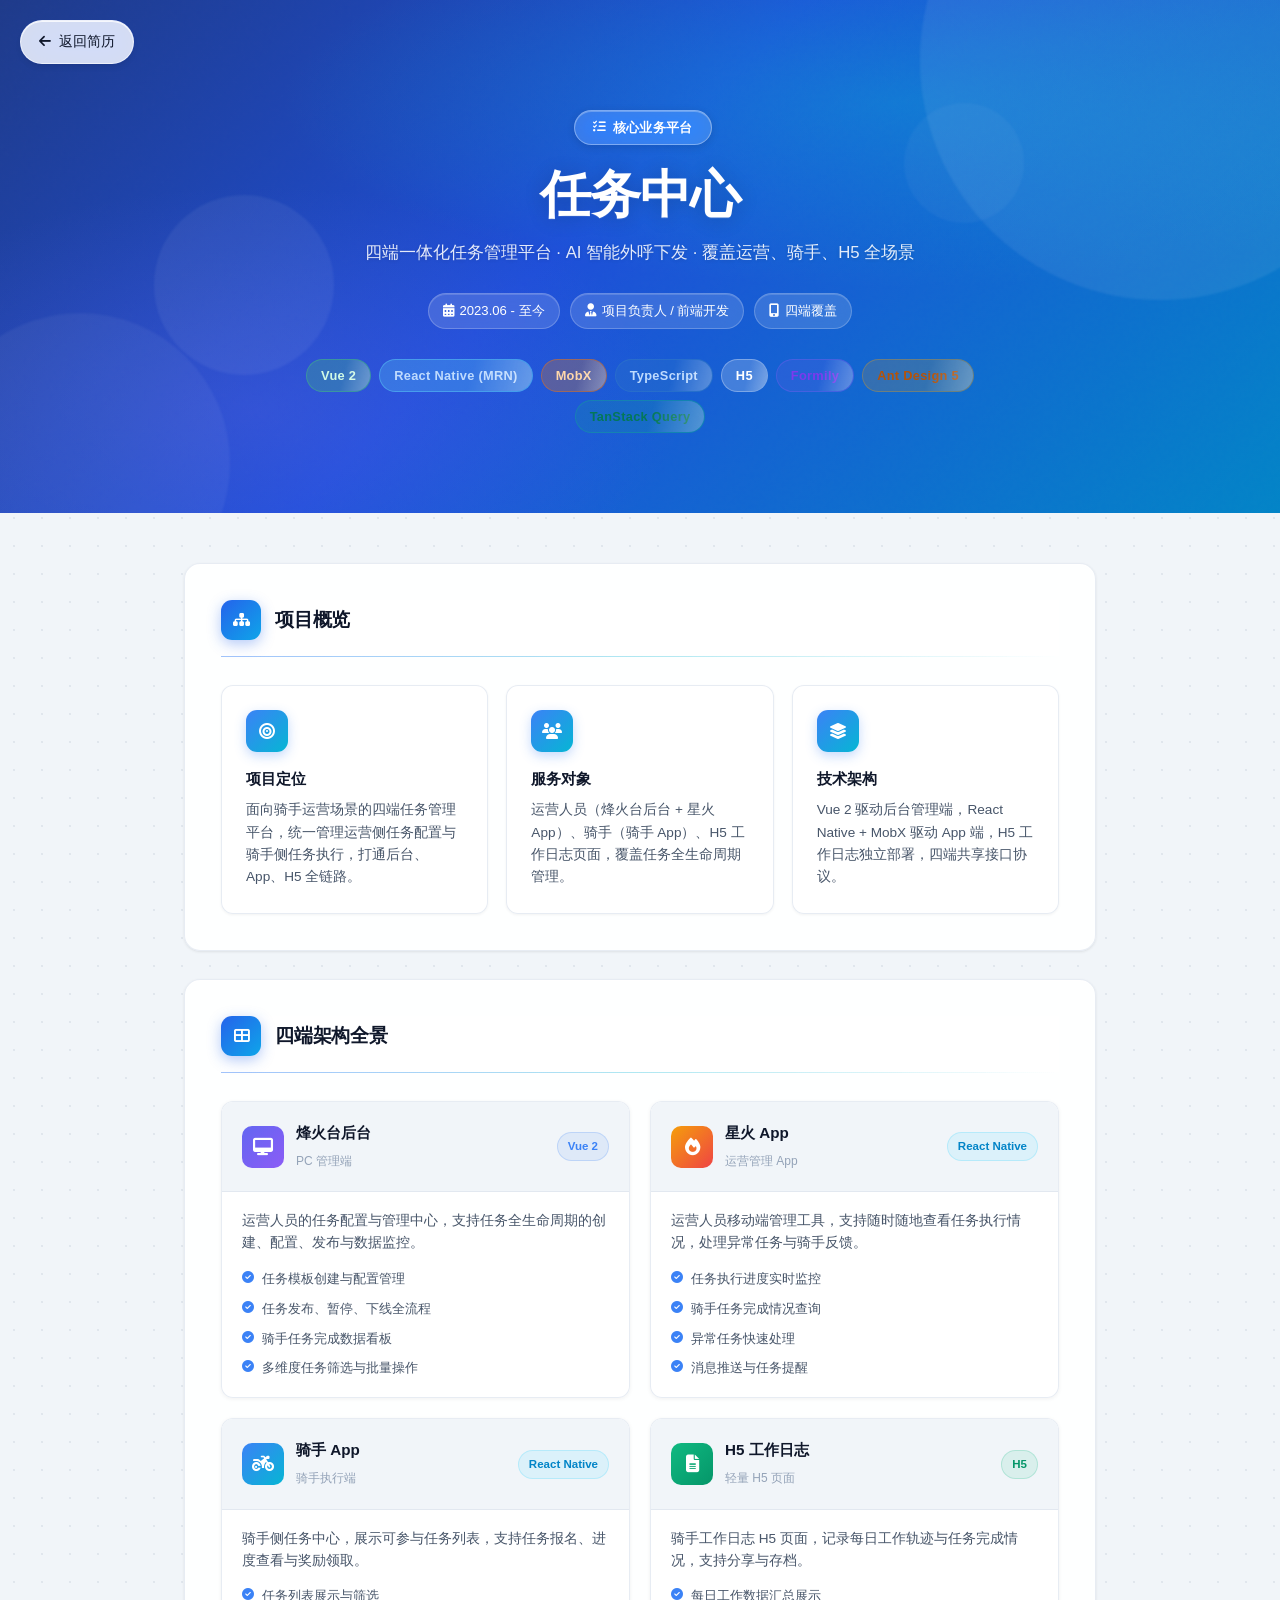
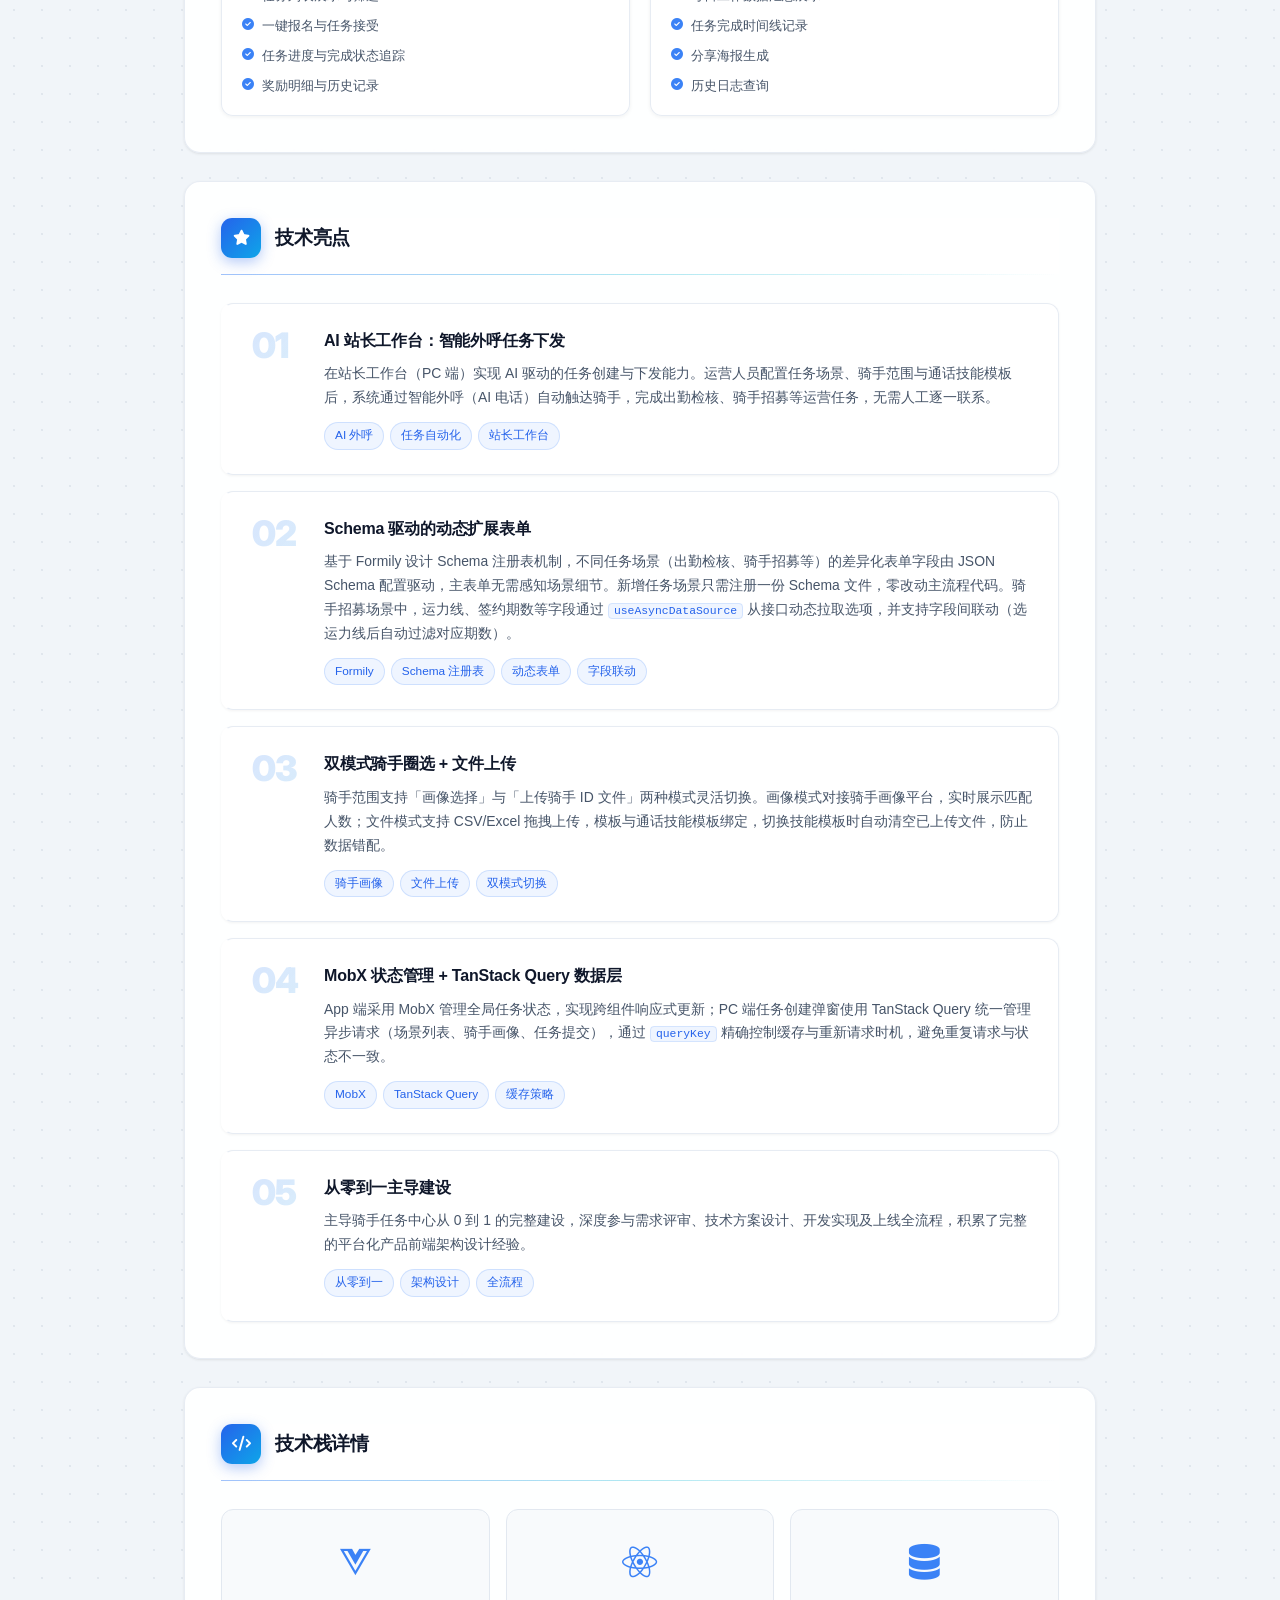
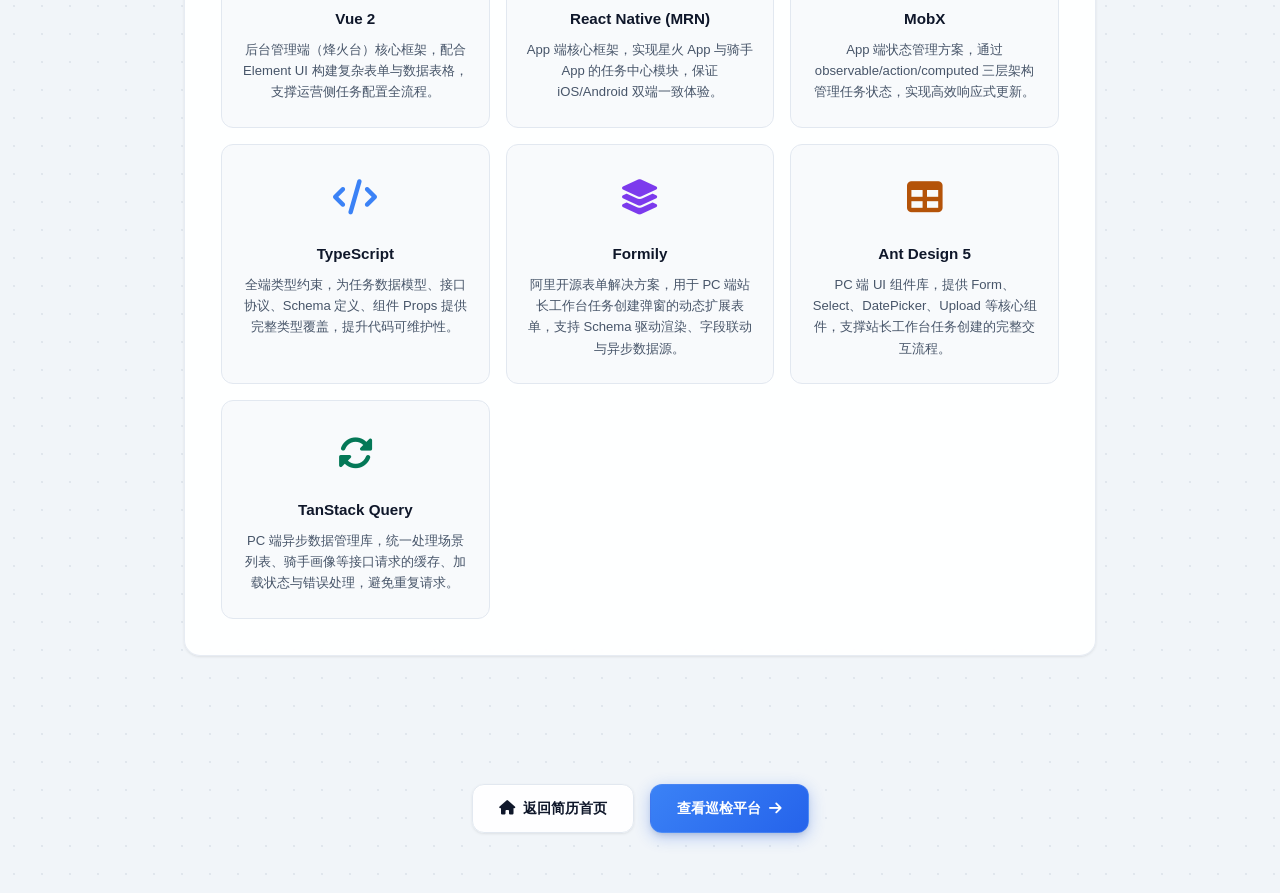
<file: projects/task-center.html>
<!DOCTYPE html>
<html lang="zh-CN">
<head>
  <meta charset="UTF-8">
  <meta name="viewport" content="width=device-width, initial-scale=1.0">
  <title>任务中心 - 项目详情 | 阮欣洲</title>
  <meta name="description" content="任务中心项目详情 - 四端任务管理平台">
  <link rel="stylesheet" href="/css/resume.css">
  <link rel="stylesheet" href="/css/project-detail.css">
  <link rel="preconnect" href="https://fonts.googleapis.com">
  <link rel="preconnect" href="https://fonts.gstatic.com" crossorigin>
  <link href="https://fonts.googleapis.com/css2?family=Inter:wght@300;400;500;600;700&family=Noto+Sans+SC:wght@300;400;500;600;700&display=swap" rel="stylesheet">
  <link rel="stylesheet" href="https://cdn.jsdelivr.net/npm/@fortawesome/fontawesome-free@6.4.0/css/all.min.css">
</head>
<body class="project-page">

  <!-- 返回按钮 -->
  <a href="/" class="back-btn">
    <i class="fas fa-arrow-left"></i>
    <span>返回简历</span>
  </a>

  <!-- Hero Section -->
  <section class="project-hero task-hero">
    <div class="hero-bg-shapes">
      <div class="shape shape-1"></div>
      <div class="shape shape-2"></div>
      <div class="shape shape-3"></div>
      <div class="shape shape-4"></div>
    </div>
    <div class="hero-content">
      <div class="project-badge">
        <i class="fas fa-tasks"></i>
        <span>核心业务平台</span>
      </div>
      <h1 class="hero-title">任务中心</h1>
      <p class="hero-subtitle">四端一体化任务管理平台 · AI 智能外呼下发 · 覆盖运营、骑手、H5 全场景</p>
      <div class="hero-meta">
        <span class="meta-chip"><i class="fas fa-calendar-alt"></i> 2023.06 - 至今</span>
        <span class="meta-chip"><i class="fas fa-user-tie"></i> 项目负责人 / 前端开发</span>
        <span class="meta-chip"><i class="fas fa-mobile-alt"></i> 四端覆盖</span>
      </div>
      <div class="hero-tech-stack">
        <span class="tech-pill vue">Vue 2</span>
        <span class="tech-pill rn">React Native (MRN)</span>
        <span class="tech-pill mobx">MobX</span>
        <span class="tech-pill ts">TypeScript</span>
        <span class="tech-pill h5">H5</span>
        <span class="tech-pill" style="background:rgba(139,92,246,0.15);color:#7c3aed;border:1px solid rgba(139,92,246,0.3);">Formily</span>
        <span class="tech-pill" style="background:rgba(245,158,11,0.15);color:#b45309;border:1px solid rgba(245,158,11,0.3);">Ant Design 5</span>
        <span class="tech-pill" style="background:rgba(16,185,129,0.15);color:#047857;border:1px solid rgba(16,185,129,0.3);">TanStack Query</span>
      </div>
    </div>
  </section>

  <div class="project-detail-container">

    <!-- 项目概览 -->
    <section class="detail-section">
      <div class="section-header">
        <div class="section-icon task-icon">
          <i class="fas fa-sitemap"></i>
        </div>
        <h2>项目概览</h2>
      </div>
      <div class="overview-grid">
        <div class="overview-card">
          <div class="ov-icon"><i class="fas fa-bullseye"></i></div>
          <h3>项目定位</h3>
          <p>面向骑手运营场景的四端任务管理平台，统一管理运营侧任务配置与骑手侧任务执行，打通后台、App、H5 全链路。</p>
        </div>
        <div class="overview-card">
          <div class="ov-icon"><i class="fas fa-users"></i></div>
          <h3>服务对象</h3>
          <p>运营人员（烽火台后台 + 星火 App）、骑手（骑手 App）、H5 工作日志页面，覆盖任务全生命周期管理。</p>
        </div>
        <div class="overview-card">
          <div class="ov-icon"><i class="fas fa-layer-group"></i></div>
          <h3>技术架构</h3>
          <p>Vue 2 驱动后台管理端，React Native + MobX 驱动 App 端，H5 工作日志独立部署，四端共享接口协议。</p>
        </div>
      </div>
    </section>

    <!-- 四端架构 -->
    <section class="detail-section">
      <div class="section-header">
        <div class="section-icon task-icon">
          <i class="fas fa-th-large"></i>
        </div>
        <h2>四端架构全景</h2>
      </div>

      <div class="platform-grid">

        <!-- 烽火台后台 -->
        <div class="platform-card" data-platform="admin">
          <div class="platform-header">
            <div class="platform-icon admin-icon">
              <i class="fas fa-desktop"></i>
            </div>
            <div class="platform-info">
              <h3>烽火台后台</h3>
              <span class="platform-type">PC 管理端</span>
            </div>
            <div class="platform-tech-badge">Vue 2</div>
          </div>
          <div class="platform-body">
            <p class="platform-desc">运营人员的任务配置与管理中心，支持任务全生命周期的创建、配置、发布与数据监控。</p>
            <div class="feature-list">
              <div class="feature-item">
                <i class="fas fa-check-circle"></i>
                <span>任务模板创建与配置管理</span>
              </div>
              <div class="feature-item">
                <i class="fas fa-check-circle"></i>
                <span>任务发布、暂停、下线全流程</span>
              </div>
              <div class="feature-item">
                <i class="fas fa-check-circle"></i>
                <span>骑手任务完成数据看板</span>
              </div>
              <div class="feature-item">
                <i class="fas fa-check-circle"></i>
                <span>多维度任务筛选与批量操作</span>
              </div>
            </div>
          </div>
        </div>

        <!-- 星火 App -->
        <div class="platform-card" data-platform="xinghuo">
          <div class="platform-header">
            <div class="platform-icon xinghuo-icon">
              <i class="fas fa-fire"></i>
            </div>
            <div class="platform-info">
              <h3>星火 App</h3>
              <span class="platform-type">运营管理 App</span>
            </div>
            <div class="platform-tech-badge rn-badge">React Native</div>
          </div>
          <div class="platform-body">
            <p class="platform-desc">运营人员移动端管理工具，支持随时随地查看任务执行情况，处理异常任务与骑手反馈。</p>
            <div class="feature-list">
              <div class="feature-item">
                <i class="fas fa-check-circle"></i>
                <span>任务执行进度实时监控</span>
              </div>
              <div class="feature-item">
                <i class="fas fa-check-circle"></i>
                <span>骑手任务完成情况查询</span>
              </div>
              <div class="feature-item">
                <i class="fas fa-check-circle"></i>
                <span>异常任务快速处理</span>
              </div>
              <div class="feature-item">
                <i class="fas fa-check-circle"></i>
                <span>消息推送与任务提醒</span>
              </div>
            </div>
          </div>
        </div>

        <!-- 骑手 App -->
        <div class="platform-card" data-platform="rider">
          <div class="platform-header">
            <div class="platform-icon rider-icon">
              <i class="fas fa-motorcycle"></i>
            </div>
            <div class="platform-info">
              <h3>骑手 App</h3>
              <span class="platform-type">骑手执行端</span>
            </div>
            <div class="platform-tech-badge rn-badge">React Native</div>
          </div>
          <div class="platform-body">
            <p class="platform-desc">骑手侧任务中心，展示可参与任务列表，支持任务报名、进度查看与奖励领取。</p>
            <div class="feature-list">
              <div class="feature-item">
                <i class="fas fa-check-circle"></i>
                <span>任务列表展示与筛选</span>
              </div>
              <div class="feature-item">
                <i class="fas fa-check-circle"></i>
                <span>一键报名与任务接受</span>
              </div>
              <div class="feature-item">
                <i class="fas fa-check-circle"></i>
                <span>任务进度与完成状态追踪</span>
              </div>
              <div class="feature-item">
                <i class="fas fa-check-circle"></i>
                <span>奖励明细与历史记录</span>
              </div>
            </div>
          </div>
        </div>

        <!-- H5 工作日志 -->
        <div class="platform-card" data-platform="h5">
          <div class="platform-header">
            <div class="platform-icon h5-icon">
              <i class="fas fa-file-alt"></i>
            </div>
            <div class="platform-info">
              <h3>H5 工作日志</h3>
              <span class="platform-type">轻量 H5 页面</span>
            </div>
            <div class="platform-tech-badge h5-badge">H5</div>
          </div>
          <div class="platform-body">
            <p class="platform-desc">骑手工作日志 H5 页面，记录每日工作轨迹与任务完成情况，支持分享与存档。</p>
            <div class="feature-list">
              <div class="feature-item">
                <i class="fas fa-check-circle"></i>
                <span>每日工作数据汇总展示</span>
              </div>
              <div class="feature-item">
                <i class="fas fa-check-circle"></i>
                <span>任务完成时间线记录</span>
              </div>
              <div class="feature-item">
                <i class="fas fa-check-circle"></i>
                <span>分享海报生成</span>
              </div>
              <div class="feature-item">
                <i class="fas fa-check-circle"></i>
                <span>历史日志查询</span>
              </div>
            </div>
          </div>
        </div>

      </div>
    </section>

    <!-- 技术亮点 -->
    <section class="detail-section">
      <div class="section-header">
        <div class="section-icon task-icon">
          <i class="fas fa-star"></i>
        </div>
        <h2>技术亮点</h2>
      </div>
      <div class="highlights-list">
        <div class="highlight-item">
          <div class="highlight-num">01</div>
          <div class="highlight-content">
            <h3>AI 站长工作台：智能外呼任务下发</h3>
            <p>在站长工作台（PC 端）实现 AI 驱动的任务创建与下发能力。运营人员配置任务场景、骑手范围与通话技能模板后，系统通过智能外呼（AI 电话）自动触达骑手，完成出勤检核、骑手招募等运营任务，无需人工逐一联系。</p>
            <div class="highlight-tags">
              <span>AI 外呼</span><span>任务自动化</span><span>站长工作台</span>
            </div>
          </div>
        </div>
        <div class="highlight-item">
          <div class="highlight-num">02</div>
          <div class="highlight-content">
            <h3>Schema 驱动的动态扩展表单</h3>
            <p>基于 Formily 设计 Schema 注册表机制，不同任务场景（出勤检核、骑手招募等）的差异化表单字段由 JSON Schema 配置驱动，主表单无需感知场景细节。新增任务场景只需注册一份 Schema 文件，零改动主流程代码。骑手招募场景中，运力线、签约期数等字段通过 <code>useAsyncDataSource</code> 从接口动态拉取选项，并支持字段间联动（选运力线后自动过滤对应期数）。</p>
            <div class="highlight-tags">
              <span>Formily</span><span>Schema 注册表</span><span>动态表单</span><span>字段联动</span>
            </div>
          </div>
        </div>
        <div class="highlight-item">
          <div class="highlight-num">03</div>
          <div class="highlight-content">
            <h3>双模式骑手圈选 + 文件上传</h3>
            <p>骑手范围支持「画像选择」与「上传骑手 ID 文件」两种模式灵活切换。画像模式对接骑手画像平台，实时展示匹配人数；文件模式支持 CSV/Excel 拖拽上传，模板与通话技能模板绑定，切换技能模板时自动清空已上传文件，防止数据错配。</p>
            <div class="highlight-tags">
              <span>骑手画像</span><span>文件上传</span><span>双模式切换</span>
            </div>
          </div>
        </div>
        <div class="highlight-item">
          <div class="highlight-num">04</div>
          <div class="highlight-content">
            <h3>MobX 状态管理 + TanStack Query 数据层</h3>
            <p>App 端采用 MobX 管理全局任务状态，实现跨组件响应式更新；PC 端任务创建弹窗使用 TanStack Query 统一管理异步请求（场景列表、骑手画像、任务提交），通过 <code>queryKey</code> 精确控制缓存与重新请求时机，避免重复请求与状态不一致。</p>
            <div class="highlight-tags">
              <span>MobX</span><span>TanStack Query</span><span>缓存策略</span>
            </div>
          </div>
        </div>
        <div class="highlight-item">
          <div class="highlight-num">05</div>
          <div class="highlight-content">
            <h3>从零到一主导建设</h3>
            <p>主导骑手任务中心从 0 到 1 的完整建设，深度参与需求评审、技术方案设计、开发实现及上线全流程，积累了完整的平台化产品前端架构设计经验。</p>
            <div class="highlight-tags">
              <span>从零到一</span><span>架构设计</span><span>全流程</span>
            </div>
          </div>
        </div>
      </div>
    </section>

    <!-- 技术栈详情 -->
    <section class="detail-section">
      <div class="section-header">
        <div class="section-icon task-icon">
          <i class="fas fa-code"></i>
        </div>
        <h2>技术栈详情</h2>
      </div>
      <div class="tech-detail-grid">
        <div class="tech-detail-card">
          <div class="tdc-icon"><i class="fab fa-vuejs"></i></div>
          <h3>Vue 2</h3>
          <p>后台管理端（烽火台）核心框架，配合 Element UI 构建复杂表单与数据表格，支撑运营侧任务配置全流程。</p>
        </div>
        <div class="tech-detail-card">
          <div class="tdc-icon"><i class="fab fa-react"></i></div>
          <h3>React Native (MRN)</h3>
          <p>App 端核心框架，实现星火 App 与骑手 App 的任务中心模块，保证 iOS/Android 双端一致体验。</p>
        </div>
        <div class="tech-detail-card">
          <div class="tdc-icon"><i class="fas fa-database"></i></div>
          <h3>MobX</h3>
          <p>App 端状态管理方案，通过 observable/action/computed 三层架构管理任务状态，实现高效响应式更新。</p>
        </div>
        <div class="tech-detail-card">
          <div class="tdc-icon"><i class="fas fa-code"></i></div>
          <h3>TypeScript</h3>
          <p>全端类型约束，为任务数据模型、接口协议、Schema 定义、组件 Props 提供完整类型覆盖，提升代码可维护性。</p>
        </div>
        <div class="tech-detail-card">
          <div class="tdc-icon" style="color:#7c3aed;"><i class="fas fa-layer-group"></i></div>
          <h3>Formily</h3>
          <p>阿里开源表单解决方案，用于 PC 端站长工作台任务创建弹窗的动态扩展表单，支持 Schema 驱动渲染、字段联动与异步数据源。</p>
        </div>
        <div class="tech-detail-card">
          <div class="tdc-icon" style="color:#b45309;"><i class="fas fa-table"></i></div>
          <h3>Ant Design 5</h3>
          <p>PC 端 UI 组件库，提供 Form、Select、DatePicker、Upload 等核心组件，支撑站长工作台任务创建的完整交互流程。</p>
        </div>
        <div class="tech-detail-card">
          <div class="tdc-icon" style="color:#047857;"><i class="fas fa-sync-alt"></i></div>
          <h3>TanStack Query</h3>
          <p>PC 端异步数据管理库，统一处理场景列表、骑手画像等接口请求的缓存、加载状态与错误处理，避免重复请求。</p>
        </div>
      </div>
    </section>

  </div>

  <!-- Footer -->
  <footer class="project-footer">
    <a href="/" class="back-home-btn">
      <i class="fas fa-home"></i>
      <span>返回简历首页</span>
    </a>
    <a href="/projects/inspection.html" class="next-project-btn">
      <span>查看巡检平台</span>
      <i class="fas fa-arrow-right"></i>
    </a>
  </footer>

  <script src="/js/project-detail.js"></script>
</body>
</html>
</file>
<file: css/resume.css>
/* ============================================================
   Keyframe Animations
   ============================================================ */
@keyframes shimmer {
  0%   { background-position: -200% center; }
  100% { background-position:  200% center; }
}

@keyframes grain {
  0%, 100% { transform: translate(0, 0); }
  10%       { transform: translate(-2%, -3%); }
  30%       { transform: translate(3%, 2%); }
  50%       { transform: translate(-1%, 4%); }
  70%       { transform: translate(2%, -2%); }
  90%       { transform: translate(-3%, 1%); }
}

@keyframes fadeInUp {
  from { opacity: 0; transform: translateY(12px); }
  to   { opacity: 1; transform: translateY(0); }
}

@keyframes slideInLeft {
  from { opacity: 0; transform: translateX(-16px); }
  to   { opacity: 1; transform: translateX(0); }
}

/* ============================================================
   CSS Variables — Design Tokens
   ============================================================ */
:root {
  /* Brand Colors */
  --primary-color: #3b82f6;
  --primary-light: #60a5fa;
  --primary-dark: #2563eb;
  --secondary-color: #06b6d4;
  --accent-color: #8b5cf6;
  --accent-dark: #7c3aed;
  --success-color: #10b981;
  --success-dark: #059669;
  --warning-color: #f59e0b;
  --orange-color: #f97316;
  --orange-dark: #ea580c;

  /* Backgrounds */
  --bg-color: #f1f5f9;
  --bg-subtle: #f8fafc;
  --card-bg: #ffffff;

  /* Text */
  --text-primary: #0f172a;
  --text-secondary: #475569;
  --text-muted: #94a3b8;

  /* Borders */
  --border-color: #e2e8f0;
  --border-light: #f1f5f9;

  /* Shadows */
  --shadow-xs: 0 1px 2px 0 rgb(0 0 0 / 0.04);
  --shadow-sm: 0 1px 3px 0 rgb(0 0 0 / 0.08), 0 1px 2px -1px rgb(0 0 0 / 0.06);
  --shadow: 0 4px 6px -1px rgb(0 0 0 / 0.08), 0 2px 4px -2px rgb(0 0 0 / 0.06);
  --shadow-md: 0 6px 16px -4px rgb(0 0 0 / 0.1), 0 2px 6px -2px rgb(0 0 0 / 0.06);
  --shadow-lg: 0 12px 24px -6px rgb(0 0 0 / 0.1), 0 4px 8px -4px rgb(0 0 0 / 0.06);

  /* Radii */
  --radius-xs: 4px;
  --radius-sm: 6px;
  --radius: 10px;
  --radius-md: 12px;
  --radius-lg: 16px;
  --radius-xl: 20px;

  /* Transitions */
  --transition: all 0.25s cubic-bezier(0.4, 0, 0.2, 1);
  --transition-fast: all 0.15s cubic-bezier(0.4, 0, 0.2, 1);
}

/* ============================================================
   Reset & Base
   ============================================================ */
* {
  margin: 0;
  padding: 0;
  box-sizing: border-box;
}

html {
  scroll-behavior: smooth;
}

body {
  font-family: -apple-system, BlinkMacSystemFont, 'Segoe UI', 'PingFang SC',
    'Hiragino Sans GB', 'Microsoft YaHei', sans-serif;
  background: var(--bg-color);
  background-image: radial-gradient(circle, rgba(148,163,184,0.16) 1px, transparent 1px);
  background-size: 28px 28px;
  color: var(--text-primary);
  line-height: 1.65;
  -webkit-font-smoothing: antialiased;
  -moz-osx-font-smoothing: grayscale;
}

/* ============================================================
   Layout
   ============================================================ */
.resume-container {
  max-width: 920px;
  margin: 0 auto;
  padding: 40px 20px;
}

.resume {
  background: rgba(255,255,255,0.97);
  backdrop-filter: blur(20px);
  -webkit-backdrop-filter: blur(20px);
  border-radius: var(--radius-xl);
  box-shadow: var(--shadow-lg), 0 0 0 1px rgba(255,255,255,0.6);
  overflow: hidden;
  border: 1px solid rgba(226,232,240,0.6);
}

/* ============================================================
   Header
   ============================================================ */
.resume-header {
  background:
    radial-gradient(ellipse 80% 60% at 75% 20%, rgba(6,182,212,0.3) 0%, transparent 55%),
    radial-gradient(ellipse 60% 80% at 15% 80%, rgba(139,92,246,0.2) 0%, transparent 50%),
    linear-gradient(135deg, #1d4ed8 0%, #2563eb 40%, #3b82f6 100%);
  color: white;
  padding: 44px 48px;
  position: relative;
  overflow: hidden;
}

/* Noise texture overlay */
.resume-header::before {
  content: '';
  position: absolute;
  inset: -50%;
  width: 200%;
  height: 200%;
  background-image: url("data:image/svg+xml,%3Csvg viewBox='0 0 256 256' xmlns='http://www.w3.org/2000/svg'%3E%3Cfilter id='noise'%3E%3CfeTurbulence type='fractalNoise' baseFrequency='0.9' numOctaves='4' stitchTiles='stitch'/%3E%3C/filter%3E%3Crect width='100%25' height='100%25' filter='url(%23noise)' opacity='0.04'/%3E%3C/svg%3E");
  pointer-events: none;
  opacity: 0.3;
  animation: grain 8s steps(10) infinite;
  z-index: 0;
}

/* Decorative orbs */
.resume-header::after {
  content: '';
  position: absolute;
  top: -60px;
  right: -40px;
  width: 380px;
  height: 380px;
  background: rgba(255, 255, 255, 0.06);
  border-radius: 50%;
  pointer-events: none;
  z-index: 0;
}

.header-content {
  display: flex;
  justify-content: space-between;
  align-items: flex-start;
  gap: 32px;
  position: relative;
  z-index: 2;
}

.profile-info .name {
  font-size: 2.4rem;
  font-weight: 700;
  letter-spacing: -0.5px;
  margin-bottom: 6px;
}

.profile-info .title {
  font-size: 1.05rem;
  font-weight: 400;
  opacity: 0.88;
  margin-bottom: 14px;
  letter-spacing: 0.3px;
}

.profile-info .meta {
  display: flex;
  flex-wrap: wrap;
  gap: 10px;
}

.meta-item {
  display: flex;
  align-items: center;
  gap: 5px;
  font-size: 0.82rem;
  opacity: 0.8;
  background: rgba(255, 255, 255, 0.12);
  padding: 4px 10px;
  border-radius: 20px;
}

.contact-info {
  display: flex;
  flex-direction: column;
  gap: 8px;
  flex-shrink: 0;
}

.contact-item {
  display: flex;
  align-items: center;
  gap: 8px;
  color: white;
  text-decoration: none;
  font-size: 0.83rem;
  padding: 7px 14px;
  background: rgba(255, 255, 255, 0.14);
  border-radius: var(--radius);
  transition: var(--transition);
  border: 1px solid rgba(255, 255, 255, 0.1);
}

.contact-item:hover {
  background: rgba(255, 255, 255, 0.24);
  transform: translateX(3px);
}

/* ============================================================
   Main Content
   ============================================================ */
.resume-main {
  padding: 36px 48px;
}

.section {
  margin-bottom: 36px;
}

.section:last-child {
  margin-bottom: 0;
}

/* ============================================================
   Section Title
   ============================================================ */
.section-title {
  display: flex;
  align-items: center;
  gap: 10px;
  font-size: 1.05rem;
  font-weight: 700;
  color: var(--text-primary);
  margin-bottom: 20px;
  padding-bottom: 12px;
  border-bottom: 1.5px solid var(--border-color);
  letter-spacing: 0.2px;
}

.title-icon {
  display: flex;
  align-items: center;
  justify-content: center;
  width: 30px;
  height: 30px;
  background: linear-gradient(135deg, var(--primary-color), var(--secondary-color));
  border-radius: var(--radius-sm);
  color: white;
  font-size: 0.8rem;
  flex-shrink: 0;
}

/* ============================================================
   Skills Grid
   ============================================================ */
.skills-grid {
  display: grid;
  grid-template-columns: repeat(auto-fill, minmax(255px, 1fr));
  gap: 14px;
}

.skill-card {
  background: rgba(255,255,255,0.92);
  backdrop-filter: blur(8px);
  -webkit-backdrop-filter: blur(8px);
  border: 1px solid rgba(226,232,240,0.8);
  border-radius: var(--radius-md);
  padding: 18px 20px;
  transition: var(--transition);
  position: relative;
  overflow: hidden;
  box-shadow: 0 1px 3px rgba(0,0,0,0.06), inset 0 1px 0 rgba(255,255,255,0.9);
}

/* Top gradient accent line */
.skill-card::before {
  content: '';
  position: absolute;
  top: 0;
  left: 0;
  right: 0;
  height: 2.5px;
  background: linear-gradient(90deg, var(--primary-color), var(--secondary-color), var(--accent-color));
  transform: scaleX(0);
  transform-origin: left;
  transition: transform 0.35s cubic-bezier(0.4,0,0.2,1);
  border-radius: var(--radius-md) var(--radius-md) 0 0;
}

/* Shimmer sweep on hover */
.skill-card::after {
  content: '';
  position: absolute;
  inset: 0;
  background: linear-gradient(
    105deg,
    transparent 25%,
    rgba(255,255,255,0.55) 50%,
    transparent 75%
  );
  background-size: 200% 100%;
  background-position: -200% center;
  opacity: 0;
  pointer-events: none;
}

.skill-card:hover {
  box-shadow: var(--shadow-md), inset 0 1px 0 rgba(255,255,255,0.95);
  transform: translateY(-3px);
  border-color: rgba(59, 130, 246, 0.2);
  background: white;
}

.skill-card:hover::before {
  transform: scaleX(1);
}

.skill-card:hover::after {
  opacity: 1;
  animation: shimmer 0.65s ease forwards;
}

.skill-header {
  display: flex;
  align-items: center;
  gap: 9px;
  margin-bottom: 9px;
}

.skill-header i {
  font-size: 1rem;
  color: var(--primary-color);
  width: 18px;
  text-align: center;
}

.skill-header h3 {
  font-size: 0.92rem;
  font-weight: 600;
  color: var(--text-primary);
}

.skill-card p {
  font-size: 0.8rem;
  color: var(--text-secondary);
  line-height: 1.55;
  margin-bottom: 12px;
}

.skill-tags {
  display: flex;
  flex-wrap: wrap;
  gap: 5px;
}

.tag {
  display: inline-block;
  padding: 2px 9px;
  background: rgba(59, 130, 246, 0.08);
  color: var(--primary-dark);
  font-size: 0.72rem;
  border-radius: 20px;
  border: 1px solid rgba(59, 130, 246, 0.18);
  font-weight: 500;
}

/* ============================================================
   Timeline (Work Experience)
   ============================================================ */
.timeline {
  position: relative;
  padding-left: 22px;
}

.timeline::before {
  content: '';
  position: absolute;
  left: 5px;
  top: 10px;
  bottom: 10px;
  width: 2px;
  background: linear-gradient(to bottom, var(--primary-color), var(--secondary-color));
  border-radius: 2px;
}

.timeline-item {
  position: relative;
  padding-bottom: 20px;
}

.timeline-item:last-child {
  padding-bottom: 0;
}

.timeline-marker {
  position: absolute;
  left: -22px;
  top: 5px;
  width: 12px;
  height: 12px;
  background: var(--card-bg);
  border: 2.5px solid var(--primary-color);
  border-radius: 50%;
  z-index: 1;
  box-shadow: 0 0 0 3px rgba(59, 130, 246, 0.12);
}

.timeline-content {
  background: rgba(255,255,255,0.88);
  backdrop-filter: blur(6px);
  -webkit-backdrop-filter: blur(6px);
  border-radius: var(--radius-md);
  padding: 18px 20px;
  border: 1px solid rgba(226,232,240,0.8);
  border-left: 3px solid var(--primary-color);
  box-shadow: 0 1px 3px rgba(0,0,0,0.05), inset 0 1px 0 rgba(255,255,255,0.9);
  transition: var(--transition);
}

.timeline-content:hover {
  background: white;
  box-shadow: var(--shadow-md), inset 0 1px 0 rgba(255,255,255,0.95);
  border-color: rgba(59,130,246,0.2);
  transform: translateX(2px);
}

.timeline-header {
  display: flex;
  justify-content: space-between;
  align-items: flex-start;
  margin-bottom: 5px;
  flex-wrap: wrap;
  gap: 6px;
}

.timeline-header h3 {
  font-size: 0.98rem;
  font-weight: 600;
  color: var(--text-primary);
}

.timeline-period {
  font-size: 0.78rem;
  color: var(--text-muted);
  padding: 3px 9px;
  background: var(--card-bg);
  border-radius: 20px;
  border: 1px solid var(--border-color);
}

.timeline-role {
  font-size: 0.87rem;
  color: var(--primary-color);
  font-weight: 500;
  margin-bottom: 10px;
}

.timeline-duties {
  list-style: none;
}

.timeline-duties li {
  position: relative;
  padding-left: 14px;
  margin-bottom: 5px;
  font-size: 0.83rem;
  color: var(--text-secondary);
  line-height: 1.55;
}

.timeline-duties li::before {
  content: '';
  position: absolute;
  left: 0;
  top: 8px;
  width: 5px;
  height: 5px;
  background: var(--secondary-color);
  border-radius: 50%;
}

/* ============================================================
   Project Cards
   ============================================================ */
.project-card {
  background: rgba(255,255,255,0.94);
  backdrop-filter: blur(8px);
  -webkit-backdrop-filter: blur(8px);
  border: 1px solid rgba(226,232,240,0.85);
  border-radius: var(--radius-md);
  padding: 22px 24px;
  margin-bottom: 16px;
  transition: box-shadow 0.3s ease, border-color 0.3s ease, transform 0.3s ease;
  position: relative;
  overflow: hidden;
  box-shadow: 0 1px 4px rgba(0,0,0,0.06), inset 0 1px 0 rgba(255,255,255,0.9);
}

/* Top gradient accent — hidden by default */
.project-card > .project-header::before {
  display: none; /* use pseudo on card itself */
}

.project-card::before {
  content: '';
  position: absolute;
  top: 0; left: 0; right: 0;
  height: 3px;
  background: linear-gradient(90deg, var(--primary-color), var(--secondary-color), var(--accent-color));
  opacity: 0;
  transition: opacity 0.3s ease;
  border-radius: var(--radius-md) var(--radius-md) 0 0;
  z-index: 1;
}

.project-card:last-child {
  margin-bottom: 0;
}

.project-card:hover {
  box-shadow: var(--shadow-lg), inset 0 1px 0 rgba(255,255,255,0.95);
  border-color: rgba(59, 130, 246, 0.18);
  transform: translateY(-2px);
  background: white;
}

.project-card:hover::before {
  opacity: 1;
}

/* AI Project Card */
.project-card--ai {
  border-color: rgba(124, 58, 237, 0.2);
  background: linear-gradient(
    135deg,
    rgba(124, 58, 237, 0.025) 0%,
    rgba(167, 139, 250, 0.015) 100%
  );
}

/* Override the default blue top bar with purple for AI card */
.project-card--ai::before {
  background: linear-gradient(90deg, #7c3aed, #a78bfa, #06b6d4);
  opacity: 1; /* always visible for special cards */
}

.project-card--ai:hover {
  border-color: rgba(124, 58, 237, 0.35);
  box-shadow: 0 6px 24px rgba(124, 58, 237, 0.12), inset 0 1px 0 rgba(255,255,255,0.95);
}

/* Migration Project Card */
.project-card--migration {
  border-color: rgba(249, 115, 22, 0.2);
  background: linear-gradient(
    135deg,
    rgba(249, 115, 22, 0.025) 0%,
    rgba(251, 191, 36, 0.015) 100%
  );
}

/* Override the default blue top bar with orange for migration card */
.project-card--migration::before {
  background: linear-gradient(90deg, #f97316, #fbbf24, #10b981);
  opacity: 1; /* always visible for special cards */
}

.project-card--migration:hover {
  border-color: rgba(249, 115, 22, 0.35);
  box-shadow: 0 6px 24px rgba(249, 115, 22, 0.12), inset 0 1px 0 rgba(255,255,255,0.95);
}

/* Project Header */
.project-header {
  display: flex;
  flex-wrap: wrap;
  align-items: center;
  gap: 8px;
  margin-bottom: 12px;
}

.project-header h3 {
  font-size: 1rem;
  font-weight: 700;
  color: var(--text-primary);
  flex: 1;
  min-width: 0;
}

.project-role {
  font-size: 0.76rem;
  color: var(--primary-color);
  padding: 3px 10px;
  background: rgba(59, 130, 246, 0.08);
  border-radius: 20px;
  border: 1px solid rgba(59, 130, 246, 0.18);
  font-weight: 500;
  white-space: nowrap;
}

.project-period {
  font-size: 0.76rem;
  color: var(--text-muted);
  white-space: nowrap;
}

/* Badges */
.project-new-badge,
.project-badge {
  display: inline-block;
  padding: 2px 8px;
  color: white;
  font-size: 0.66rem;
  font-weight: 600;
  border-radius: 10px;
  margin-left: 6px;
  vertical-align: middle;
  letter-spacing: 0.3px;
}

.project-new-badge {
  background: linear-gradient(135deg, #7c3aed, #a78bfa);
}

.project-badge--orange {
  background: linear-gradient(135deg, #f97316, #fbbf24);
}

/* Tech Tags */
.project-tech {
  display: flex;
  flex-wrap: wrap;
  gap: 6px;
  margin-bottom: 12px;
}

.tech-tag {
  padding: 3px 9px;
  background: var(--bg-subtle);
  color: var(--text-secondary);
  font-size: 0.72rem;
  border-radius: var(--radius-xs);
  border: 1px solid var(--border-color);
  font-weight: 500;
}

.tech-tag--accent {
  background: rgba(124, 58, 237, 0.07);
  color: var(--accent-dark);
  border-color: rgba(124, 58, 237, 0.2);
}

/* Project Description */
.project-desc {
  font-size: 0.87rem;
  color: var(--text-secondary);
  margin-bottom: 12px;
  line-height: 1.6;
}

/* Project Achievements */
.project-achievements {
  list-style: none;
}

.project-achievements li {
  position: relative;
  padding-left: 16px;
  margin-bottom: 7px;
  font-size: 0.83rem;
  color: var(--text-secondary);
  line-height: 1.6;
}

.project-achievements li::before {
  content: '▸';
  position: absolute;
  left: 0;
  color: var(--primary-color);
  font-size: 0.75rem;
  top: 1px;
}

.project-achievements li strong {
  color: var(--text-primary);
  font-weight: 600;
}

/* ============================================================
   Sub-Project (nested inside project card)
   ============================================================ */
.sub-project {
  margin-top: 18px;
  padding: 16px 18px;
  background: rgba(248,250,252,0.9);
  backdrop-filter: blur(6px);
  -webkit-backdrop-filter: blur(6px);
  border-radius: var(--radius);
  border: 1px solid rgba(226,232,240,0.8);
  border-left: 3px solid var(--orange-color);
  position: relative;
  transition: box-shadow 0.25s ease, border-color 0.25s ease, transform 0.25s ease;
}

.sub-project:hover {
  box-shadow: var(--shadow-md);
  border-color: rgba(249,115,22,0.25);
  transform: translateX(2px);
  background: white;
}

.sub-project + .sub-project {
  margin-top: 12px;
}

.sub-project-header {
  display: flex;
  align-items: center;
  gap: 8px;
  margin-bottom: 10px;
  flex-wrap: wrap;
}

.sub-project-icon {
  display: flex;
  align-items: center;
  justify-content: center;
  width: 26px;
  height: 26px;
  background: linear-gradient(135deg, var(--orange-color), var(--warning-color));
  border-radius: var(--radius-sm);
  color: white;
  font-size: 0.72rem;
  flex-shrink: 0;
}

.sub-project-header h4 {
  font-size: 0.9rem;
  font-weight: 600;
  color: var(--text-primary);
  flex: 1;
  min-width: 0;
}

.sub-project-period {
  font-size: 0.73rem;
  color: var(--text-muted);
  white-space: nowrap;
  padding: 2px 8px;
  background: var(--card-bg);
  border-radius: 20px;
  border: 1px solid var(--border-color);
}

.sub-project-tech {
  display: flex;
  flex-wrap: wrap;
  gap: 5px;
  margin-bottom: 10px;
}

.sub-project-achievements {
  margin-top: 0;
}

.sub-project-achievements li {
  font-size: 0.81rem;
}

.sub-project-achievements li::before {
  color: var(--orange-color);
}

/* project-links inside sub-project: tighter spacing */
.sub-project .project-links {
  margin-top: 12px;
  padding-top: 10px;
}

/* ============================================================
   Project Links / Buttons
   ============================================================ */
.project-links {
  display: flex;
  flex-wrap: wrap;
  gap: 10px;
  margin-top: 16px;
  padding-top: 14px;
  border-top: 1px dashed var(--border-color);
}

.project-detail-btn {
  display: inline-flex;
  align-items: center;
  gap: 7px;
  padding: 8px 16px;
  background: linear-gradient(135deg, var(--primary-color), var(--primary-dark));
  color: white;
  text-decoration: none;
  border-radius: var(--radius);
  font-size: 0.8rem;
  font-weight: 500;
  transition: var(--transition);
  box-shadow: 0 2px 8px rgba(59, 130, 246, 0.25);
  position: relative;
  overflow: hidden;
}

/* Shimmer sweep */
.project-detail-btn::after {
  content: '';
  position: absolute;
  inset: 0;
  background: linear-gradient(
    105deg,
    transparent 30%,
    rgba(255,255,255,0.3) 50%,
    transparent 70%
  );
  background-size: 200% 100%;
  background-position: -200% center;
  opacity: 0;
  pointer-events: none;
}

.project-detail-btn:hover {
  transform: translateY(-2px);
  box-shadow: 0 4px 14px rgba(59, 130, 246, 0.35);
}

.project-detail-btn:hover::after {
  opacity: 1;
  animation: shimmer 0.6s ease forwards;
}

.project-detail-btn:hover .btn-arrow {
  transform: translateX(3px);
}

.btn-arrow {
  font-size: 0.72rem;
  transition: transform 0.2s ease;
}

.project-detail-btn--green {
  background: linear-gradient(135deg, var(--success-dark), var(--success-color));
  box-shadow: 0 2px 8px rgba(16, 185, 129, 0.25);
}

.project-detail-btn--green:hover {
  box-shadow: 0 4px 14px rgba(16, 185, 129, 0.35);
}

.project-detail-btn--purple {
  background: linear-gradient(135deg, #7c3aed, #4c1d95);
  box-shadow: 0 2px 8px rgba(124, 58, 237, 0.25);
}

.project-detail-btn--purple:hover {
  box-shadow: 0 4px 14px rgba(124, 58, 237, 0.35);
}

.project-detail-btn--orange {
  background: linear-gradient(135deg, var(--orange-color), var(--warning-color));
  box-shadow: 0 2px 8px rgba(249, 115, 22, 0.25);
}

.project-detail-btn--orange:hover {
  box-shadow: 0 4px 14px rgba(249, 115, 22, 0.35);
}

.project-detail-btn--teal {
  background: linear-gradient(135deg, #0d9488, #06b6d4);
  box-shadow: 0 2px 8px rgba(6, 182, 212, 0.25);
}

.project-detail-btn--teal:hover {
  box-shadow: 0 4px 14px rgba(6, 182, 212, 0.35);
}

/* ============================================================
   Education
   ============================================================ */
.education-grid {
  display: grid;
  grid-template-columns: repeat(auto-fill, minmax(260px, 1fr));
  gap: 14px;
}

.education-card {
  background: rgba(255,255,255,0.9);
  backdrop-filter: blur(6px);
  -webkit-backdrop-filter: blur(6px);
  border-radius: var(--radius-md);
  padding: 18px 20px;
  border: 1px solid rgba(226,232,240,0.8);
  transition: var(--transition);
  position: relative;
  overflow: hidden;
  box-shadow: 0 1px 3px rgba(0,0,0,0.05), inset 0 1px 0 rgba(255,255,255,0.9);
}

.education-card::before {
  content: '';
  position: absolute;
  top: 0; left: 0; right: 0;
  height: 2px;
  background: linear-gradient(90deg, var(--primary-color), var(--accent-color));
  transform: scaleX(0);
  transform-origin: left;
  transition: transform 0.35s cubic-bezier(0.4,0,0.2,1);
}

.education-card:hover {
  box-shadow: var(--shadow-md), inset 0 1px 0 rgba(255,255,255,0.95);
  border-color: rgba(59, 130, 246, 0.2);
  transform: translateY(-2px);
  background: white;
}

.education-card:hover::before {
  transform: scaleX(1);
}

.education-school {
  display: flex;
  align-items: center;
  gap: 10px;
  margin-bottom: 10px;
}

.education-school i {
  font-size: 1.05rem;
  color: var(--primary-color);
}

.education-school h3 {
  font-size: 0.97rem;
  font-weight: 600;
  color: var(--text-primary);
}

.education-major {
  font-size: 0.87rem;
  color: var(--text-secondary);
  margin-bottom: 5px;
}

.education-degree {
  display: inline-block;
  font-size: 0.72rem;
  color: var(--primary-color);
  padding: 2px 9px;
  background: rgba(59, 130, 246, 0.08);
  border-radius: 20px;
  margin-bottom: 6px;
  border: 1px solid rgba(59, 130, 246, 0.18);
  font-weight: 500;
}

.education-period {
  font-size: 0.78rem;
  color: var(--text-muted);
  display: block;
}

/* ============================================================
   Certificates
   ============================================================ */
.certificates-list {
  display: flex;
  flex-wrap: wrap;
  gap: 10px;
}

.certificate-item {
  display: flex;
  align-items: center;
  gap: 8px;
  padding: 9px 16px;
  background: rgba(255,255,255,0.88);
  backdrop-filter: blur(6px);
  -webkit-backdrop-filter: blur(6px);
  border-radius: var(--radius);
  border: 1px solid rgba(226,232,240,0.8);
  font-size: 0.87rem;
  color: var(--text-secondary);
  transition: var(--transition);
  box-shadow: 0 1px 2px rgba(0,0,0,0.04), inset 0 1px 0 rgba(255,255,255,0.9);
}

.certificate-item:hover {
  border-color: rgba(139, 92, 246, 0.25);
  box-shadow: 0 3px 10px rgba(139,92,246,0.1), inset 0 1px 0 rgba(255,255,255,0.95);
  background: white;
  transform: translateY(-1px);
}

.certificate-item i {
  color: var(--accent-color);
}

/* ============================================================
   Footer
   ============================================================ */
.resume-footer {
  background: var(--bg-subtle);
  padding: 24px 48px;
  text-align: center;
  border-top: 1px solid var(--border-color);
}

.resume-footer p {
  font-size: 0.83rem;
  color: var(--text-secondary);
  margin-bottom: 14px;
}

.print-btn {
  display: inline-flex;
  align-items: center;
  gap: 6px;
  padding: 9px 20px;
  background: linear-gradient(135deg, var(--primary-color), var(--primary-dark));
  color: white;
  border: none;
  border-radius: var(--radius);
  font-size: 0.87rem;
  cursor: pointer;
  transition: var(--transition);
  box-shadow: 0 2px 8px rgba(59, 130, 246, 0.25);
}

.print-btn:hover {
  transform: translateY(-2px);
  box-shadow: 0 4px 14px rgba(59, 130, 246, 0.35);
}

/* Visitor Stats */
.visitor-stats {
  margin-top: 16px;
  padding-top: 14px;
  border-top: 1px dashed var(--border-color);
  font-size: 0.82rem;
  color: var(--text-muted);
  display: flex;
  align-items: center;
  justify-content: center;
  gap: 8px;
}

.visitor-stats i {
  color: var(--primary-color);
  font-size: 0.85rem;
}

#busuanzi_value_site_pv {
  color: var(--primary-color);
  font-weight: 600;
  font-family: 'Inter', -apple-system, sans-serif;
}

/* ============================================================
   Responsive
   ============================================================ */
@media (max-width: 768px) {
  .resume-container {
    padding: 12px 8px;
  }

  .resume-header {
    padding: 28px 24px;
  }

  .header-content {
    flex-direction: column;
    gap: 20px;
  }

  .profile-info .name {
    font-size: 1.9rem;
  }

  .contact-info {
    width: 100%;
  }

  .contact-item {
    justify-content: center;
  }

  .resume-main {
    padding: 24px 20px;
  }

  .resume-footer {
    padding: 20px 24px;
  }

  .skills-grid {
    grid-template-columns: 1fr;
  }

  .timeline {
    padding-left: 18px;
  }

  .timeline-marker {
    left: -18px;
    width: 10px;
    height: 10px;
  }

  .education-grid {
    grid-template-columns: 1fr;
  }

  .project-header h3 {
    font-size: 0.95rem;
  }

  .sub-project {
    padding: 14px 14px;
  }
}

/* ============================================================
   Print — Faithful visual reproduction scaled to 2 A4 pages
   Strategy: keep the screen visual design intact, use zoom/scale
   to fit content density, only strip non-printable chrome.
   ============================================================ */
@media print {
  @page {
    size: A4;
    margin: 6mm 8mm;
  }

  * {
    -webkit-print-color-adjust: exact !important;
    print-color-adjust: exact !important;
    color-adjust: exact !important;
    animation: none !important;
    transition: none !important;
  }

  html, body {
    background: white !important;
    background-image: none !important;
    font-size: 8pt;
    line-height: 1.35;
    width: 100%;
    min-width: 0 !important;
  }

  /* ── Override responsive breakpoints for print ── */
  .header-content {
    flex-direction: row !important;
    flex-wrap: nowrap !important;
    justify-content: space-between !important;
    align-items: flex-start !important;
    gap: 16px !important;
  }

  .profile-info {
    flex: 1 1 auto !important;
    min-width: 0 !important;
  }

  .contact-info {
    flex-direction: column !important;
    flex-shrink: 0 !important;
    width: auto !important;
  }

  .skills-grid {
    display: grid !important;
    grid-template-columns: repeat(2, 1fr) !important;
    gap: 6px !important;
  }

  .education-grid {
    display: grid !important;
    grid-template-columns: repeat(2, 1fr) !important;
    gap: 6px !important;
  }

  .resume-container {
    max-width: 100%;
    padding: 0 !important;
    margin: 0 !important;
  }

  .resume {
    box-shadow: none !important;
    border-radius: 0 !important;
    border: none !important;
    overflow: visible !important;
    backdrop-filter: none !important;
    -webkit-backdrop-filter: none !important;
    background: white !important;
  }

  /* ── Header: keep gradient & glow, just smaller ── */
  .resume-header {
    padding: 20px 28px !important;
    break-inside: avoid;
    page-break-after: avoid;
  }

  .resume-header::before {
    display: none; /* noise texture */
  }

  .resume-header::after {
    display: none; /* glow */
  }

  .profile-info .name {
    font-size: 1.5rem !important;
    margin-bottom: 2px !important;
  }

  .profile-info .title {
    font-size: 0.8rem !important;
    margin-bottom: 4px !important;
  }

  .meta {
    gap: 4px !important;
  }

  .meta-item {
    font-size: 0.62rem !important;
    padding: 1px 6px !important;
  }

  .contact-info {
    gap: 4px !important;
  }

  .contact-item {
    font-size: 0.62rem !important;
    padding: 2px 8px !important;
  }

  /* ── Main content ── */
  .resume-main {
    padding: 14px 20px !important;
  }

  .section {
    margin-bottom: 10px !important;
  }

  /* Section titles should stay with the content below */
  .section-title {
    font-size: 0.78rem !important;
    margin-bottom: 6px !important;
    padding-bottom: 4px !important;
    break-after: avoid;
    page-break-after: avoid;
  }

  .title-icon {
    width: 18px !important;
    height: 18px !important;
    font-size: 0.58rem !important;
  }

  /* ── Skills: keep card style, tighter ── */
  .skills-grid {
    gap: 6px !important;
  }

  .skill-card {
    padding: 7px 10px !important;
    border-radius: 6px !important;
    box-shadow: var(--shadow-xs) !important;
  }

  .skill-header {
    break-after: avoid;
    page-break-after: avoid;
  }

  .skill-card::before,
  .skill-card::after {
    display: none;
  }

  .skill-header {
    display: flex !important;
    flex-direction: row !important;
    flex-wrap: nowrap !important;
    align-items: center !important;
    margin-bottom: 3px !important;
    gap: 5px !important;
  }

  .skill-header i {
    font-size: 0.7rem !important;
  }

  .skill-header h3 {
    font-size: 0.7rem !important;
  }

  .skill-card p {
    font-size: 0.6rem !important;
    line-height: 1.35 !important;
    margin-bottom: 4px !important;
  }

  .skill-tags {
    gap: 3px !important;
  }

  .tag {
    font-size: 0.55rem !important;
    padding: 0px 5px !important;
    border-radius: 3px !important;
  }

  /* ── Timeline: keep connector style ── */
  .timeline {
    padding-left: 14px !important;
    gap: 6px !important;
  }

  .timeline::before {
    left: 0 !important;
    top: 4px !important;
    bottom: 4px !important;
    width: 2px !important;
  }

  .timeline-item {
    padding-bottom: 6px !important;
    break-inside: avoid;
  }

  .timeline-marker {
    left: -14px !important;
    width: 8px !important;
    height: 8px !important;
    top: 5px !important;
  }

  .timeline-content {
    padding: 7px 11px !important;
    border-radius: 6px !important;
    box-shadow: var(--shadow-xs) !important;
  }

  .timeline-content::before {
    display: none;
  }

  .timeline-header {
    display: flex !important;
    flex-direction: row !important;
    flex-wrap: nowrap !important;
    justify-content: space-between !important;
    align-items: center !important;
    margin-bottom: 2px !important;
    gap: 6px !important;
  }

  .timeline-header h3 {
    font-size: 0.75rem !important;
    flex-shrink: 0 !important;
  }

  .timeline-period {
    font-size: 0.58rem !important;
    padding: 1px 6px !important;
  }

  .timeline-role {
    font-size: 0.65rem !important;
    margin-bottom: 3px !important;
  }

  .timeline-duties {
    gap: 1px !important;
  }

  .timeline-duties li {
    font-size: 0.62rem !important;
    margin-bottom: 1px !important;
    line-height: 1.35 !important;
    padding-left: 8px !important;
  }

  .timeline-duties li::before {
    width: 3px !important;
    height: 3px !important;
    top: 5px !important;
  }

  /* ── Project Cards: keep gradient border & shadow ── */
  .project-card {
    padding: 8px 12px !important;
    margin-bottom: 6px !important;
    border-radius: 6px !important;
    box-shadow: var(--shadow-xs) !important;
  }

  /* Project header should not be orphaned at page bottom */
  .project-header {
    display: flex !important;
    flex-direction: row !important;
    flex-wrap: nowrap !important;
    justify-content: flex-start !important;
    align-items: center !important;
    margin-bottom: 4px !important;
    gap: 4px !important;
    break-after: avoid;
    page-break-after: avoid;
  }

  .project-header h3 {
    font-size: 0.74rem !important;
    flex-shrink: 1 !important;
    white-space: nowrap !important;
    overflow: hidden !important;
    text-overflow: ellipsis !important;
  }

  .project-new-badge,
  .project-badge {
    font-size: 0.55rem !important;
    padding: 0px 5px !important;
    flex-shrink: 0 !important;
  }

  .project-role {
    font-size: 0.56rem !important;
    padding: 1px 5px !important;
    flex-shrink: 0 !important;
  }

  .project-period {
    font-size: 0.56rem !important;
    margin-left: auto !important;
    flex-shrink: 0 !important;
  }

  .project-card::before {
    height: 2px !important;
  }

  .project-tech {
    gap: 3px !important;
    margin-bottom: 5px !important;
    break-after: avoid;
    page-break-after: avoid;
  }

  .tech-tag {
    font-size: 0.54rem !important;
    padding: 0px 5px !important;
    border-radius: 3px !important;
  }

  .project-desc {
    font-size: 0.62rem !important;
    margin-bottom: 4px !important;
    line-height: 1.38 !important;
  }

  .project-achievements {
    gap: 2px !important;
  }

  .project-achievements li {
    font-size: 0.6rem !important;
    margin-bottom: 1px !important;
    line-height: 1.35 !important;
    padding-left: 10px !important;
    break-inside: avoid;
    page-break-inside: avoid;
  }

  .project-achievements li::before {
    font-size: 0.55rem !important;
    top: 1px !important;
  }

  /* ── Education ── */
  .education-grid {
    gap: 6px !important;
  }

  .education-card {
    padding: 8px 12px !important;
    border-radius: 6px !important;
    box-shadow: var(--shadow-xs) !important;
    break-inside: avoid;
  }

  .education-card::before {
    display: none;
  }

  .education-school {
    margin-bottom: 3px !important;
    gap: 4px !important;
  }

  .education-school h3 {
    font-size: 0.72rem !important;
  }

  .education-school i {
    font-size: 0.7rem !important;
  }

  .education-major {
    font-size: 0.64rem !important;
    margin-bottom: 2px !important;
  }

  .education-degree {
    font-size: 0.56rem !important;
    margin-bottom: 2px !important;
  }

  .education-period {
    font-size: 0.58rem !important;
  }

  /* ── Certificates ── */
  .certificates-list {
    gap: 4px !important;
  }

  .certificate-item {
    padding: 3px 8px !important;
    font-size: 0.62rem !important;
    border-radius: 4px !important;
    box-shadow: var(--shadow-xs) !important;
  }

  .certificate-item i {
    font-size: 0.65rem !important;
  }

  /* ── Footer ── */
  .resume-footer {
    padding: 6px 20px !important;
    background: var(--bg-subtle) !important;
  }

  .resume-footer p {
    font-size: 0.6rem !important;
    margin-bottom: 0 !important;
  }

  .print-btn,
  .visitor-stats {
    display: none !important;
  }

  /* Scroll-reveal override */
  .section,
  .skill-card,
  .project-card,
  .education-card,
  .timeline-item,
  .certificate-item {
    opacity: 1 !important;
    transform: none !important;
    filter: none !important;
  }
}

/* ============================================================
   Animations
   ============================================================ */
.section {
  animation: fadeInUp 0.45s ease-out both;
}

.section:nth-child(1) { animation-delay: 0.05s; }
.section:nth-child(2) { animation-delay: 0.1s; }
.section:nth-child(3) { animation-delay: 0.15s; }
.section:nth-child(4) { animation-delay: 0.2s; }
.section:nth-child(5) { animation-delay: 0.25s; }
</file>
<file: css/project-detail.css>
/* ===== Project Detail Page Styles ===== */

/* ── Noise texture overlay ── */
@keyframes grain {
  0%, 100% { transform: translate(0, 0); }
  10%       { transform: translate(-2%, -3%); }
  30%       { transform: translate(3%, 2%); }
  50%       { transform: translate(-1%, 4%); }
  70%       { transform: translate(2%, -2%); }
  90%       { transform: translate(-3%, 1%); }
}

/* ── Shimmer sweep ── */
@keyframes shimmer {
  0%   { background-position: -200% center; }
  100% { background-position:  200% center; }
}

/* ── Glow pulse ── */
@keyframes glowPulse {
  0%, 100% { box-shadow: 0 0 0 0 rgba(59,130,246,0); }
  50%       { box-shadow: 0 0 20px 4px rgba(59,130,246,0.18); }
}

/* ── Gradient border spin ── */
@keyframes borderSpin {
  to { --angle: 360deg; }
}

/* ── Count-up number ── */
@keyframes countUp {
  from { opacity: 0; transform: translateY(8px); }
  to   { opacity: 1; transform: translateY(0); }
}

/* ── Slide-in from left ── */
@keyframes slideInLeft {
  from { opacity: 0; transform: translateX(-16px); }
  to   { opacity: 1; transform: translateX(0); }
}

/* Base */
body.project-page {
  background: var(--bg-color);
  min-height: 100vh;
  /* subtle dot-grid background */
  background-image:
    radial-gradient(circle, rgba(148,163,184,0.18) 1px, transparent 1px);
  background-size: 28px 28px;
}

/* Back Button */
.back-btn {
  position: fixed;
  top: 20px;
  left: 20px;
  z-index: 100;
  display: inline-flex;
  align-items: center;
  gap: 8px;
  padding: 10px 18px;
  background: rgba(255, 255, 255, 0.82);
  backdrop-filter: blur(16px) saturate(180%);
  -webkit-backdrop-filter: blur(16px) saturate(180%);
  border: 1px solid rgba(255,255,255,0.6);
  border-radius: 30px;
  color: var(--text-primary);
  text-decoration: none;
  font-size: 0.85rem;
  font-weight: 500;
  box-shadow: var(--shadow), inset 0 1px 0 rgba(255,255,255,0.8);
  transition: var(--transition);
}

.back-btn:hover {
  background: rgba(255,255,255,0.96);
  box-shadow: var(--shadow-lg), 0 0 0 2px rgba(59,130,246,0.15), inset 0 1px 0 rgba(255,255,255,0.9);
  transform: translateX(-3px);
  color: var(--primary-color);
  border-color: rgba(59,130,246,0.25);
}

/* ===== Hero Section ===== */
.project-hero {
  position: relative;
  padding: 110px 40px 80px;
  overflow: hidden;
  text-align: center;
}

/* Noise texture overlay */
.project-hero::after {
  content: '';
  position: absolute;
  inset: -50%;
  width: 200%;
  height: 200%;
  background-image: url("data:image/svg+xml,%3Csvg viewBox='0 0 256 256' xmlns='http://www.w3.org/2000/svg'%3E%3Cfilter id='noise'%3E%3CfeTurbulence type='fractalNoise' baseFrequency='0.9' numOctaves='4' stitchTiles='stitch'/%3E%3C/filter%3E%3Crect width='100%25' height='100%25' filter='url(%23noise)' opacity='0.04'/%3E%3C/svg%3E");
  pointer-events: none;
  opacity: 0.35;
  animation: grain 8s steps(10) infinite;
  z-index: 0;
}

.task-hero {
  background:
    radial-gradient(ellipse 80% 60% at 70% 20%, rgba(6,182,212,0.35) 0%, transparent 60%),
    radial-gradient(ellipse 60% 80% at 20% 80%, rgba(99,102,241,0.3) 0%, transparent 55%),
    linear-gradient(135deg, #1e3a8a 0%, #1d4ed8 45%, #0284c7 100%);
}

.inspection-hero {
  background:
    radial-gradient(ellipse 70% 60% at 75% 25%, rgba(16,185,129,0.4) 0%, transparent 55%),
    radial-gradient(ellipse 55% 70% at 15% 75%, rgba(6,182,212,0.25) 0%, transparent 50%),
    linear-gradient(135deg, #064e3b 0%, #065f46 40%, #047857 100%);
}

.hero-bg-shapes {
  position: absolute;
  inset: 0;
  pointer-events: none;
  overflow: hidden;
  z-index: 0;
}

.shape {
  position: absolute;
  border-radius: 50%;
  background: rgba(255, 255, 255, 0.08);
  filter: blur(1px);
}

.shape-1 {
  width: 480px;
  height: 480px;
  top: -180px;
  right: -120px;
  background: rgba(255, 255, 255, 0.07);
  animation: float1 9s ease-in-out infinite;
}

.shape-2 {
  width: 300px;
  height: 300px;
  bottom: -100px;
  left: -70px;
  background: rgba(255, 255, 255, 0.05);
  animation: float2 11s ease-in-out infinite;
}

.shape-3 {
  width: 180px;
  height: 180px;
  top: 38%;
  left: 12%;
  background: rgba(255, 255, 255, 0.06);
  animation: float3 7s ease-in-out infinite;
}

/* Extra glow orb */
.shape-4 {
  width: 120px;
  height: 120px;
  top: 20%;
  right: 20%;
  background: rgba(255, 255, 255, 0.04);
  animation: float1 13s ease-in-out infinite reverse;
}

@keyframes float1 {
  0%, 100% { transform: translate(0, 0) scale(1); }
  50% { transform: translate(-24px, 22px) scale(1.06); }
}

@keyframes float2 {
  0%, 100% { transform: translate(0, 0) rotate(0deg); }
  50% { transform: translate(18px, -18px) rotate(12deg); }
}

@keyframes float3 {
  0%, 100% { transform: translate(0, 0) scale(1); }
  50% { transform: translate(12px, 12px) scale(1.08); }
}

.hero-content {
  position: relative;
  z-index: 2;
  max-width: 720px;
  margin: 0 auto;
  color: white;
}

.project-badge {
  display: inline-flex;
  align-items: center;
  gap: 6px;
  padding: 6px 18px;
  background: rgba(255, 255, 255, 0.18);
  border: 1px solid rgba(255, 255, 255, 0.35);
  border-radius: 30px;
  font-size: 0.8rem;
  font-weight: 600;
  margin-bottom: 22px;
  backdrop-filter: blur(14px) saturate(160%);
  -webkit-backdrop-filter: blur(14px) saturate(160%);
  box-shadow: inset 0 1px 0 rgba(255,255,255,0.25), 0 2px 8px rgba(0,0,0,0.12);
  letter-spacing: 0.3px;
}

.hero-title {
  font-size: 3.2rem;
  font-weight: 800;
  margin-bottom: 16px;
  letter-spacing: -1px;
  line-height: 1.1;
  /* Subtle text shadow for depth */
  text-shadow: 0 2px 20px rgba(0,0,0,0.2), 0 1px 0 rgba(255,255,255,0.1);
}

.hero-subtitle {
  font-size: 1.05rem;
  opacity: 0.88;
  margin-bottom: 26px;
  line-height: 1.65;
  text-shadow: 0 1px 4px rgba(0,0,0,0.15);
}

.hero-meta {
  display: flex;
  flex-wrap: wrap;
  justify-content: center;
  gap: 10px;
  margin-bottom: 30px;
}

.meta-chip {
  display: inline-flex;
  align-items: center;
  gap: 6px;
  padding: 6px 14px;
  background: rgba(255, 255, 255, 0.14);
  border-radius: 20px;
  font-size: 0.82rem;
  backdrop-filter: blur(10px);
  -webkit-backdrop-filter: blur(10px);
  border: 1px solid rgba(255, 255, 255, 0.22);
  box-shadow: inset 0 1px 0 rgba(255,255,255,0.15);
  transition: var(--transition);
}

.meta-chip:hover {
  background: rgba(255,255,255,0.22);
  transform: translateY(-1px);
}

.hero-tech-stack {
  display: flex;
  flex-wrap: wrap;
  justify-content: center;
  gap: 8px;
}

.tech-pill {
  position: relative;
  padding: 5px 14px;
  border-radius: 20px;
  font-size: 0.8rem;
  font-weight: 600;
  letter-spacing: 0.3px;
  overflow: hidden;
  transition: var(--transition);
}

/* Shimmer sweep on hover */
.tech-pill::after {
  content: '';
  position: absolute;
  inset: 0;
  background: linear-gradient(
    105deg,
    transparent 30%,
    rgba(255,255,255,0.25) 50%,
    transparent 70%
  );
  background-size: 200% 100%;
  background-position: -200% center;
  transition: none;
}

.tech-pill:hover::after {
  animation: shimmer 0.6s ease forwards;
}

.tech-pill:hover {
  transform: translateY(-2px);
  box-shadow: 0 4px 12px rgba(0,0,0,0.15);
}

.tech-pill.vue  { background: rgba(66, 184, 131, 0.3);  border: 1px solid rgba(66, 184, 131, 0.5);  color: #d1fae5; }
.tech-pill.rn   { background: rgba(97, 218, 251, 0.25); border: 1px solid rgba(97, 218, 251, 0.4);  color: #bfdbfe; }
.tech-pill.mobx { background: rgba(255, 119, 0, 0.25);  border: 1px solid rgba(255, 119, 0, 0.4);   color: #fed7aa; }
.tech-pill.ts   { background: rgba(49, 120, 198, 0.3);  border: 1px solid rgba(49, 120, 198, 0.5);  color: #bfdbfe; }
.tech-pill.h5   { background: rgba(255, 255, 255, 0.2); border: 1px solid rgba(255, 255, 255, 0.3); color: white;   }

/* ===== Detail Container ===== */
.project-detail-container {
  max-width: 960px;
  margin: 0 auto;
  padding: 50px 24px 60px;
}

/* ===== Section ===== */
.detail-section {
  background: rgba(255,255,255,0.92);
  backdrop-filter: blur(8px);
  -webkit-backdrop-filter: blur(8px);
  border-radius: var(--radius-lg);
  padding: 36px;
  margin-bottom: 28px;
  box-shadow: var(--shadow-sm), inset 0 1px 0 rgba(255,255,255,0.9);
  border: 1px solid rgba(226,232,240,0.8);
  animation: fadeInUp 0.5s ease-out both;
  position: relative;
  overflow: hidden;
  transition: box-shadow 0.3s ease, border-color 0.3s ease, transform 0.3s ease;
}

/* Gradient top accent line — hidden by default, revealed on hover */
.detail-section::before {
  content: '';
  position: absolute;
  top: 0; left: 0; right: 0;
  height: 3px;
  background: linear-gradient(90deg, var(--primary-color), var(--secondary-color), var(--accent-color));
  opacity: 0;
  transition: opacity 0.3s ease;
  border-radius: var(--radius-lg) var(--radius-lg) 0 0;
}

.detail-section:hover {
  box-shadow: var(--shadow-md), inset 0 1px 0 rgba(255,255,255,0.95);
  border-color: rgba(59,130,246,0.15);
}

.detail-section:hover::before {
  opacity: 1;
}

.detail-section:nth-child(2) { animation-delay: 0.1s; }
.detail-section:nth-child(3) { animation-delay: 0.2s; }
.detail-section:nth-child(4) { animation-delay: 0.3s; }
.detail-section:nth-child(5) { animation-delay: 0.4s; }

.section-header {
  display: flex;
  align-items: center;
  gap: 14px;
  margin-bottom: 28px;
  padding-bottom: 16px;
  border-bottom: 1px solid transparent;
  background-image: linear-gradient(white, white),
    linear-gradient(90deg, rgba(59,130,246,0.3), rgba(6,182,212,0.2), transparent);
  background-origin: border-box;
  background-clip: padding-box, border-box;
  border-image: linear-gradient(90deg, rgba(59,130,246,0.25), rgba(6,182,212,0.15), transparent) 1;
  /* Fallback */
  border-bottom: 1.5px solid var(--border-color);
}

.section-header h2 {
  font-size: 1.2rem;
  font-weight: 700;
  color: var(--text-primary);
  flex: 1;
  letter-spacing: -0.2px;
}

.section-badge {
  padding: 4px 12px;
  background: linear-gradient(135deg, rgba(59,130,246,0.1), rgba(6,182,212,0.08));
  color: var(--primary-color);
  border-radius: 20px;
  font-size: 0.78rem;
  font-weight: 600;
  border: 1px solid rgba(59, 130, 246, 0.2);
  box-shadow: inset 0 1px 0 rgba(255,255,255,0.6);
}

.section-icon {
  width: 40px;
  height: 40px;
  border-radius: 11px;
  display: flex;
  align-items: center;
  justify-content: center;
  color: white;
  font-size: 0.95rem;
  flex-shrink: 0;
  box-shadow: 0 4px 12px rgba(0,0,0,0.15), inset 0 1px 0 rgba(255,255,255,0.25);
  transition: var(--transition);
}

.section-icon:hover {
  transform: rotate(-6deg) scale(1.08);
}

.task-icon {
  background: linear-gradient(135deg, #2563eb, #0ea5e9);
  box-shadow: 0 4px 14px rgba(37,99,235,0.35);
}

.inspection-icon {
  background: linear-gradient(135deg, #059669, #10b981);
  box-shadow: 0 4px 14px rgba(5,150,105,0.35);
}

/* ===== Overview Grid ===== */
.overview-grid {
  display: grid;
  grid-template-columns: repeat(auto-fill, minmax(240px, 1fr));
  gap: 18px;
}

.overview-card {
  background: rgba(255,255,255,0.9);
  backdrop-filter: blur(8px);
  -webkit-backdrop-filter: blur(8px);
  border-radius: var(--radius-md);
  padding: 24px;
  border: 1px solid rgba(226,232,240,0.8);
  transition: var(--transition);
  position: relative;
  overflow: hidden;
  box-shadow: 0 1px 3px rgba(0,0,0,0.05), inset 0 1px 0 rgba(255,255,255,0.9);
}

.overview-card::after {
  content: '';
  position: absolute;
  bottom: 0; left: 0; right: 0;
  height: 2px;
  background: linear-gradient(90deg, var(--primary-color), var(--secondary-color));
  transform: scaleX(0);
  transform-origin: left;
  transition: transform 0.35s cubic-bezier(0.4,0,0.2,1);
}

.overview-card:hover {
  box-shadow: var(--shadow-md), 0 0 0 1px rgba(59,130,246,0.1);
  transform: translateY(-4px);
  border-color: rgba(59,130,246,0.2);
  background: white;
}

.overview-card:hover::after {
  transform: scaleX(1);
}

.ov-icon {
  width: 42px;
  height: 42px;
  border-radius: 11px;
  background: linear-gradient(135deg, var(--primary-color), var(--secondary-color));
  display: flex;
  align-items: center;
  justify-content: center;
  color: white;
  font-size: 1rem;
  margin-bottom: 14px;
  box-shadow: 0 4px 12px rgba(59,130,246,0.3);
  transition: var(--transition);
}

.overview-card:hover .ov-icon {
  transform: scale(1.1) rotate(-5deg);
}

.inspection-ov {
  background: linear-gradient(135deg, #059669, #10b981);
  box-shadow: 0 4px 12px rgba(5,150,105,0.3);
}

.overview-card h3 {
  font-size: 0.95rem;
  font-weight: 700;
  margin-bottom: 8px;
  color: var(--text-primary);
}

.overview-card p {
  font-size: 0.85rem;
  color: var(--text-secondary);
  line-height: 1.65;
}

/* ===== Platform Grid ===== */
.platform-grid {
  display: grid;
  grid-template-columns: repeat(auto-fill, minmax(280px, 1fr));
  gap: 20px;
}

.platform-card {
  border-radius: var(--radius-md);
  border: 1px solid rgba(226,232,240,0.8);
  overflow: hidden;
  transition: var(--transition);
  background: rgba(255,255,255,0.92);
  backdrop-filter: blur(8px);
  -webkit-backdrop-filter: blur(8px);
  position: relative;
  box-shadow: 0 1px 4px rgba(0,0,0,0.06), inset 0 1px 0 rgba(255,255,255,0.9);
}

/* Colored left glow bar */
.platform-card::before {
  content: '';
  position: absolute;
  left: 0; top: 0; bottom: 0;
  width: 3px;
  background: linear-gradient(to bottom, var(--primary-color), var(--secondary-color));
  opacity: 0;
  transition: opacity 0.3s ease;
}

.platform-card:hover {
  box-shadow: var(--shadow-lg), -4px 0 20px rgba(59,130,246,0.1), inset 0 1px 0 rgba(255,255,255,0.95);
  transform: translateY(-5px);
  border-color: rgba(59,130,246,0.2);
  background: white;
}

.platform-card:hover::before {
  opacity: 1;
}

.platform-header {
  display: flex;
  align-items: center;
  gap: 12px;
  padding: 18px 20px;
  background: var(--bg-color);
  border-bottom: 1px solid var(--border-color);
}

.platform-icon {
  width: 42px;
  height: 42px;
  border-radius: 10px;
  display: flex;
  align-items: center;
  justify-content: center;
  color: white;
  font-size: 1.1rem;
  flex-shrink: 0;
}

.admin-icon { background: linear-gradient(135deg, #6366f1, #8b5cf6); }
.xinghuo-icon { background: linear-gradient(135deg, #f59e0b, #ef4444); }
.rider-icon { background: linear-gradient(135deg, #3b82f6, #06b6d4); }
.h5-icon { background: linear-gradient(135deg, #10b981, #059669); }

.platform-info {
  flex: 1;
}

.platform-info h3 {
  font-size: 0.95rem;
  font-weight: 600;
  margin-bottom: 2px;
}

.platform-type {
  font-size: 0.75rem;
  color: var(--text-muted);
}

.platform-tech-badge {
  padding: 4px 10px;
  background: rgba(59, 130, 246, 0.1);
  color: var(--primary-color);
  border-radius: 20px;
  font-size: 0.72rem;
  font-weight: 600;
  border: 1px solid rgba(59, 130, 246, 0.2);
  white-space: nowrap;
}

.rn-badge {
  background: rgba(97, 218, 251, 0.15);
  color: #0284c7;
  border-color: rgba(97, 218, 251, 0.3);
}

.h5-badge {
  background: rgba(16, 185, 129, 0.1);
  color: #059669;
  border-color: rgba(16, 185, 129, 0.2);
}

.platform-body {
  padding: 18px 20px;
}

.platform-desc {
  font-size: 0.85rem;
  color: var(--text-secondary);
  line-height: 1.6;
  margin-bottom: 14px;
}

.feature-list {
  display: flex;
  flex-direction: column;
  gap: 8px;
}

.feature-item {
  display: flex;
  align-items: flex-start;
  gap: 8px;
  font-size: 0.83rem;
  color: var(--text-secondary);
}

.feature-item i {
  color: var(--primary-color);
  font-size: 0.75rem;
  margin-top: 3px;
  flex-shrink: 0;
}

/* ===== Highlights ===== */
.highlights-list {
  display: flex;
  flex-direction: column;
  gap: 16px;
}

.highlight-item {
  display: flex;
  gap: 20px;
  padding: 24px 24px 24px 28px;
  background: rgba(255,255,255,0.88);
  backdrop-filter: blur(6px);
  -webkit-backdrop-filter: blur(6px);
  border-radius: var(--radius-md);
  border: 1px solid rgba(226,232,240,0.8);
  border-left: 3px solid transparent;
  transition: var(--transition);
  position: relative;
  overflow: hidden;
  box-shadow: 0 1px 3px rgba(0,0,0,0.05), inset 0 1px 0 rgba(255,255,255,0.9);
}

/* Subtle inner glow on hover */
.highlight-item::after {
  content: '';
  position: absolute;
  inset: 0;
  background: linear-gradient(135deg, rgba(59,130,246,0.03) 0%, transparent 60%);
  opacity: 0;
  transition: opacity 0.3s ease;
  pointer-events: none;
}

.highlight-item:hover {
  box-shadow: var(--shadow-md), inset 0 1px 0 rgba(255,255,255,0.95);
  border-color: rgba(59,130,246,0.18);
  border-left-color: var(--primary-color);
  background: white;
  transform: translateX(2px);
}

.highlight-item:hover::after {
  opacity: 1;
}

.inspection-highlight:hover {
  border-color: rgba(16,185,129,0.2);
  border-left-color: #10b981;
}

.highlight-num {
  font-size: 2.2rem;
  font-weight: 900;
  background: linear-gradient(135deg, rgba(59,130,246,0.2), rgba(6,182,212,0.15));
  -webkit-background-clip: text;
  -webkit-text-fill-color: transparent;
  background-clip: text;
  line-height: 1;
  flex-shrink: 0;
  width: 52px;
  font-family: 'Inter', sans-serif;
  letter-spacing: -1px;
  animation: countUp 0.5s ease-out both;
}

.inspection-num {
  background: linear-gradient(135deg, rgba(16,185,129,0.25), rgba(5,150,105,0.15));
  -webkit-background-clip: text;
  -webkit-text-fill-color: transparent;
  background-clip: text;
}

.highlight-content {
  flex: 1;
  min-width: 0;
}

.highlight-content h3 {
  font-size: 1rem;
  font-weight: 700;
  margin-bottom: 8px;
  color: var(--text-primary);
  letter-spacing: -0.2px;
}

.highlight-content p {
  font-size: 0.87rem;
  color: var(--text-secondary);
  line-height: 1.72;
  margin-bottom: 12px;
}

.highlight-content code {
  font-family: 'Courier New', 'SF Mono', monospace;
  font-size: 0.82em;
  background: rgba(59,130,246,0.08);
  color: var(--primary-dark);
  padding: 1px 5px;
  border-radius: 4px;
  border: 1px solid rgba(59,130,246,0.15);
}

.highlight-tags {
  display: flex;
  flex-wrap: wrap;
  gap: 6px;
}

.highlight-tags span {
  padding: 3px 10px;
  background: rgba(59, 130, 246, 0.08);
  color: var(--primary-dark);
  font-size: 0.74rem;
  font-weight: 500;
  border-radius: 20px;
  border: 1px solid rgba(59, 130, 246, 0.18);
  transition: var(--transition);
}

.highlight-tags span:hover {
  background: rgba(59,130,246,0.15);
  transform: translateY(-1px);
}

.inspection-tags span {
  background: rgba(16, 185, 129, 0.08);
  color: #065f46;
  border-color: rgba(16, 185, 129, 0.22);
}

.inspection-tags span:hover {
  background: rgba(16,185,129,0.15);
}

/* ===== Tech Detail Grid ===== */
.tech-detail-grid {
  display: grid;
  grid-template-columns: repeat(auto-fill, minmax(200px, 1fr));
  gap: 16px;
}

.tech-detail-card {
  padding: 24px 20px;
  background: var(--bg-subtle);
  border-radius: var(--radius-md);
  border: 1px solid var(--border-color);
  text-align: center;
  transition: var(--transition);
  position: relative;
  overflow: hidden;
  cursor: default;
}

/* Shimmer sweep */
.tech-detail-card::before {
  content: '';
  position: absolute;
  inset: 0;
  background: linear-gradient(
    105deg,
    transparent 20%,
    rgba(255,255,255,0.7) 50%,
    transparent 80%
  );
  background-size: 200% 100%;
  background-position: -200% center;
  opacity: 0;
  transition: none;
}

.tech-detail-card:hover::before {
  opacity: 1;
  animation: shimmer 0.7s ease forwards;
}

.tech-detail-card:hover {
  box-shadow: var(--shadow-md);
  transform: translateY(-4px);
  border-color: rgba(59,130,246,0.2);
  background: white;
}

.tdc-icon {
  font-size: 2.2rem;
  margin-bottom: 14px;
  color: var(--primary-color);
  transition: var(--transition);
  display: block;
}

.tech-detail-card:hover .tdc-icon {
  transform: scale(1.15) rotate(-5deg);
  filter: drop-shadow(0 4px 8px rgba(59,130,246,0.3));
}

.tech-detail-card h3 {
  font-size: 0.95rem;
  font-weight: 700;
  margin-bottom: 8px;
  color: var(--text-primary);
}

.tech-detail-card p {
  font-size: 0.82rem;
  color: var(--text-secondary);
  line-height: 1.62;
}

/* ===== Inspection Types Grid ===== */
.inspection-types-grid {
  display: grid;
  grid-template-columns: repeat(auto-fill, minmax(170px, 1fr));
  gap: 14px;
}

.inspection-type-card {
  position: relative;
  padding: 20px 16px;
  background: rgba(255,255,255,0.88);
  backdrop-filter: blur(6px);
  -webkit-backdrop-filter: blur(6px);
  border-radius: var(--radius);
  border: 1px solid rgba(226,232,240,0.8);
  text-align: center;
  transition: var(--transition);
  overflow: hidden;
  box-shadow: 0 1px 3px rgba(0,0,0,0.05), inset 0 1px 0 rgba(255,255,255,0.9);
}

.inspection-type-card::before {
  content: '';
  position: absolute;
  top: 0;
  left: 0;
  right: 0;
  height: 3px;
  background: linear-gradient(90deg, #059669, #10b981);
  transform: scaleX(0);
  transition: var(--transition);
}

.inspection-type-card:hover {
  box-shadow: 0 6px 20px rgba(16,185,129,0.12), inset 0 1px 0 rgba(255,255,255,0.95);
  transform: translateY(-3px);
  border-color: rgba(110,231,183,0.6);
  background: white;
}

.inspection-type-card:hover::before {
  transform: scaleX(1);
}

.it-number {
  position: absolute;
  top: 8px;
  right: 10px;
  font-size: 0.7rem;
  font-weight: 700;
  color: var(--text-muted);
  font-family: 'Inter', sans-serif;
}

.it-icon {
  font-size: 1.6rem;
  color: #059669;
  margin-bottom: 10px;
}

.inspection-type-card h3 {
  font-size: 0.9rem;
  font-weight: 600;
  margin-bottom: 6px;
  color: var(--text-primary);
}

.inspection-type-card p {
  font-size: 0.78rem;
  color: var(--text-secondary);
  line-height: 1.5;
}

/* ===== Workflow / Status Flow ===== */
.workflow-container {
  max-width: 600px;
  margin: 0 auto;
}

.workflow-desc {
  text-align: center;
  margin-bottom: 32px;
}

.workflow-desc p {
  font-size: 0.9rem;
  color: var(--text-secondary);
  line-height: 1.7;
}

.status-flow {
  display: flex;
  flex-direction: column;
  align-items: center;
  gap: 0;
}

.status-node {
  display: flex;
  align-items: center;
  gap: 14px;
  padding: 14px 20px;
  background: rgba(255,255,255,0.9);
  backdrop-filter: blur(6px);
  -webkit-backdrop-filter: blur(6px);
  border: 1px solid rgba(226,232,240,0.8);
  border-radius: var(--radius);
  width: 100%;
  max-width: 380px;
  transition: var(--transition);
  cursor: default;
  box-shadow: 0 1px 2px rgba(0,0,0,0.04), inset 0 1px 0 rgba(255,255,255,0.9);
}

.status-node:hover {
  box-shadow: var(--shadow-md), inset 0 1px 0 rgba(255,255,255,0.95);
  transform: scale(1.02);
  background: white;
  border-color: rgba(59,130,246,0.2);
}

.sn-dot {
  width: 12px;
  height: 12px;
  border-radius: 50%;
  flex-shrink: 0;
}

.status-create .sn-dot { background: #94a3b8; }
.status-assigned .sn-dot { background: #f59e0b; }
.status-accepted .sn-dot { background: #3b82f6; }
.status-processing .sn-dot { background: #8b5cf6; background: linear-gradient(135deg, #8b5cf6, #06b6d4); }
.status-submitted .sn-dot { background: #06b6d4; }
.status-rejected .sn-dot { background: #ef4444; }
.status-reviewing .sn-dot { background: #f59e0b; }
.status-passed .sn-dot { background: #10b981; }
.status-failed .sn-dot { background: #ef4444; }
.status-rectifying .sn-dot { background: #f97316; }
.status-expired .sn-dot { background: #6b7280; }
.status-closed .sn-dot { background: #10b981; }

.sn-label {
  font-size: 0.9rem;
  font-weight: 600;
  color: var(--text-primary);
  min-width: 80px;
}

.sn-desc {
  font-size: 0.8rem;
  color: var(--text-secondary);
}

.flow-arrow {
  color: var(--text-muted);
  font-size: 0.8rem;
  padding: 4px 0;
}

.status-row {
  display: flex;
  gap: 12px;
  width: 100%;
  max-width: 380px;
  justify-content: center;
}

.status-row .status-node {
  flex: 1;
  max-width: none;
}

/* ===== Template Tree ===== */
.template-structure {
  max-width: 800px;
  margin: 0 auto;
}

.template-desc {
  text-align: center;
  margin-bottom: 36px;
}

.template-desc p {
  font-size: 0.9rem;
  color: var(--text-secondary);
  line-height: 1.7;
}

.template-tree {
  display: flex;
  flex-direction: column;
  align-items: center;
  gap: 0;
}

.tree-level {
  display: flex;
  gap: 16px;
  justify-content: center;
  width: 100%;
}

.tree-node {
  display: flex;
  align-items: flex-start;
  gap: 12px;
  padding: 16px 18px;
  border-radius: var(--radius);
  border: 1px solid rgba(226,232,240,0.8);
  flex: 1;
  max-width: 340px;
  transition: var(--transition);
  position: relative;
  backdrop-filter: blur(6px);
  -webkit-backdrop-filter: blur(6px);
  box-shadow: 0 1px 3px rgba(0,0,0,0.05), inset 0 1px 0 rgba(255,255,255,0.9);
}

.tree-node:hover {
  box-shadow: var(--shadow-md), inset 0 1px 0 rgba(255,255,255,0.95);
  transform: translateY(-2px);
}

.node-template {
  background: rgba(255,255,255,0.92);
  border-color: rgba(16, 185, 129, 0.3);
  border-left: 3px solid #10b981;
}

.node-group {
  background: rgba(255,255,255,0.92);
  border-color: rgba(59, 130, 246, 0.25);
  border-left: 3px solid #3b82f6;
}

.node-item {
  background: rgba(255,255,255,0.92);
  border-color: rgba(139, 92, 246, 0.25);
  border-left: 3px solid #8b5cf6;
}

.node-template:hover { box-shadow: var(--shadow-md), 0 0 0 1px rgba(16,185,129,0.15); }
.node-group:hover    { box-shadow: var(--shadow-md), 0 0 0 1px rgba(59,130,246,0.15); }
.node-item:hover     { box-shadow: var(--shadow-md), 0 0 0 1px rgba(139,92,246,0.15); }

.tn-icon {
  width: 34px;
  height: 34px;
  border-radius: 8px;
  display: flex;
  align-items: center;
  justify-content: center;
  color: white;
  font-size: 0.85rem;
  flex-shrink: 0;
}

.node-template .tn-icon { background: linear-gradient(135deg, #059669, #10b981); }
.node-group .tn-icon { background: linear-gradient(135deg, #3b82f6, #06b6d4); }
.node-item .tn-icon { background: linear-gradient(135deg, #8b5cf6, #a78bfa); }

.tn-content {
  flex: 1;
}

.tn-content h3 {
  font-size: 0.9rem;
  font-weight: 600;
  margin-bottom: 4px;
  color: var(--text-primary);
}

.tn-content p {
  font-size: 0.78rem;
  color: var(--text-secondary);
  line-height: 1.5;
}

.tn-badge {
  position: absolute;
  top: 8px;
  right: 10px;
  font-size: 0.68rem;
  font-weight: 600;
  color: var(--text-muted);
  padding: 2px 8px;
  background: var(--bg-color);
  border-radius: 10px;
  border: 1px solid var(--border-color);
}

.tree-connector {
  display: flex;
  flex-direction: column;
  align-items: center;
  padding: 8px 0;
  gap: 4px;
}

.connector-line {
  width: 2px;
  height: 16px;
  background: var(--border-color);
}

.connector-branches {
  display: flex;
  gap: 20px;
}

.branch {
  width: 2px;
  height: 12px;
  background: var(--border-color);
}

/* ===== Dual Platform ===== */
.dual-platform {
  display: grid;
  grid-template-columns: repeat(auto-fill, minmax(320px, 1fr));
  gap: 20px;
}

.dp-card {
  border-radius: var(--radius);
  border: 1px solid rgba(226,232,240,0.8);
  overflow: hidden;
  transition: var(--transition);
  background: rgba(255,255,255,0.9);
  backdrop-filter: blur(8px);
  -webkit-backdrop-filter: blur(8px);
  box-shadow: 0 1px 4px rgba(0,0,0,0.06), inset 0 1px 0 rgba(255,255,255,0.9);
}

.dp-card:hover {
  box-shadow: var(--shadow-lg), inset 0 1px 0 rgba(255,255,255,0.95);
  transform: translateY(-3px);
  border-color: rgba(59,130,246,0.18);
  background: white;
}

.dp-header {
  display: flex;
  align-items: center;
  gap: 14px;
  padding: 20px 22px;
  border-bottom: 1px solid var(--border-color);
}

.dp-app .dp-header {
  background: linear-gradient(135deg, rgba(16, 185, 129, 0.08), rgba(5, 150, 105, 0.04));
}

.dp-admin .dp-header {
  background: linear-gradient(135deg, rgba(59, 130, 246, 0.08), rgba(37, 99, 235, 0.04));
}

.dp-icon {
  width: 44px;
  height: 44px;
  border-radius: 12px;
  display: flex;
  align-items: center;
  justify-content: center;
  color: white;
  font-size: 1.1rem;
  background: linear-gradient(135deg, #059669, #10b981);
  flex-shrink: 0;
}

.admin-dp-icon {
  background: linear-gradient(135deg, #3b82f6, #06b6d4);
}

.dp-header h3 {
  font-size: 0.95rem;
  font-weight: 600;
  margin-bottom: 2px;
}

.dp-header span {
  font-size: 0.78rem;
  color: var(--text-muted);
}

.dp-features {
  padding: 18px 22px;
  display: flex;
  flex-direction: column;
  gap: 16px;
}

.dp-feature {
  display: flex;
  gap: 12px;
  align-items: flex-start;
}

.dp-feature > i {
  width: 32px;
  height: 32px;
  border-radius: 8px;
  display: flex;
  align-items: center;
  justify-content: center;
  font-size: 0.85rem;
  flex-shrink: 0;
  color: white;
}

.dp-app .dp-feature > i {
  background: linear-gradient(135deg, #059669, #10b981);
}

.dp-admin .dp-feature > i {
  background: linear-gradient(135deg, #3b82f6, #06b6d4);
}

.dp-feature strong {
  display: block;
  font-size: 0.88rem;
  font-weight: 600;
  margin-bottom: 2px;
  color: var(--text-primary);
}

.dp-feature p {
  font-size: 0.8rem;
  color: var(--text-secondary);
  line-height: 1.5;
  margin: 0;
}

/* ===== Mermaid Wrapper ===== */
.mermaid-wrapper {
  background: var(--bg-subtle);
  border-radius: var(--radius-md);
  padding: 24px 16px;
  border: 1px solid var(--border-color);
  overflow-x: auto;
  position: relative;
}

.mermaid-wrapper::before {
  content: '';
  position: absolute;
  top: 0; left: 0; right: 0;
  height: 2px;
  background: linear-gradient(90deg, var(--primary-color), var(--secondary-color));
  border-radius: var(--radius-md) var(--radius-md) 0 0;
}

/* ===== Footer ===== */
.project-footer {
  display: flex;
  justify-content: center;
  align-items: center;
  gap: 16px;
  padding: 40px 24px 60px;
  flex-wrap: wrap;
}

.back-home-btn,
.next-project-btn {
  display: inline-flex;
  align-items: center;
  gap: 8px;
  padding: 12px 26px;
  border-radius: var(--radius-md);
  font-size: 0.9rem;
  font-weight: 600;
  text-decoration: none;
  transition: var(--transition);
}

.back-home-btn {
  background: rgba(255,255,255,0.9);
  color: var(--text-primary);
  border: 1px solid var(--border-color);
  box-shadow: var(--shadow-sm), inset 0 1px 0 rgba(255,255,255,0.8);
  backdrop-filter: blur(8px);
}

.back-home-btn:hover {
  box-shadow: var(--shadow-md);
  transform: translateX(-3px);
  color: var(--primary-color);
  border-color: rgba(59,130,246,0.25);
  background: white;
}

.next-project-btn {
  background: linear-gradient(135deg, var(--primary-color), var(--primary-dark));
  color: white;
  box-shadow: var(--shadow), 0 4px 16px rgba(37,99,235,0.3);
  border: 1px solid rgba(255,255,255,0.1);
}

.next-project-btn:hover {
  transform: translateX(3px);
  box-shadow: var(--shadow-lg), 0 6px 24px rgba(37,99,235,0.4);
}

/* ===== Responsive ===== */
@media (max-width: 768px) {
  .project-hero {
    padding: 80px 20px 50px;
  }

  .hero-title {
    font-size: 2.2rem;
  }

  .project-detail-container {
    padding: 30px 16px 40px;
  }

  .detail-section {
    padding: 24px 18px;
  }

  .platform-grid,
  .overview-grid,
  .tech-detail-grid {
    grid-template-columns: 1fr;
  }

  .inspection-types-grid {
    grid-template-columns: repeat(2, 1fr);
  }

  .status-row {
    flex-direction: column;
    align-items: center;
  }

  .status-row .status-node {
    max-width: 380px;
  }

  .tree-level {
    flex-direction: column;
    align-items: center;
  }

  .tree-node {
    max-width: 100%;
  }

  .dual-platform {
    grid-template-columns: 1fr;
  }

  .highlight-item {
    flex-direction: column;
    gap: 12px;
  }

  .highlight-num {
    font-size: 1.5rem;
    width: auto;
  }

  .back-btn {
    top: 12px;
    left: 12px;
    padding: 8px 14px;
    font-size: 0.8rem;
  }
}

/* ===== Scroll Animation ===== */
.detail-section {
  opacity: 0;
  transform: translateY(24px);
  filter: blur(2px);
  transition: opacity 0.55s cubic-bezier(0.4,0,0.2,1),
              transform 0.55s cubic-bezier(0.4,0,0.2,1),
              filter 0.55s cubic-bezier(0.4,0,0.2,1);
}

.detail-section.visible {
  opacity: 1;
  transform: translateY(0);
  filter: blur(0);
}

/* Stagger children inside visible sections */
.detail-section.visible .overview-card,
.detail-section.visible .platform-card,
.detail-section.visible .tech-detail-card {
  animation: fadeInUp 0.4s cubic-bezier(0.4,0,0.2,1) both;
}

.detail-section.visible .overview-card:nth-child(1),
.detail-section.visible .platform-card:nth-child(1),
.detail-section.visible .tech-detail-card:nth-child(1) { animation-delay: 0.05s; }

.detail-section.visible .overview-card:nth-child(2),
.detail-section.visible .platform-card:nth-child(2),
.detail-section.visible .tech-detail-card:nth-child(2) { animation-delay: 0.1s; }

.detail-section.visible .overview-card:nth-child(3),
.detail-section.visible .platform-card:nth-child(3),
.detail-section.visible .tech-detail-card:nth-child(3) { animation-delay: 0.15s; }

.detail-section.visible .overview-card:nth-child(4),
.detail-section.visible .platform-card:nth-child(4),
.detail-section.visible .tech-detail-card:nth-child(4) { animation-delay: 0.2s; }

.detail-section.visible .highlight-item {
  animation: slideInLeft 0.4s cubic-bezier(0.4,0,0.2,1) both;
}

.detail-section.visible .highlight-item:nth-child(1) { animation-delay: 0.05s; }
.detail-section.visible .highlight-item:nth-child(2) { animation-delay: 0.12s; }
.detail-section.visible .highlight-item:nth-child(3) { animation-delay: 0.19s; }
.detail-section.visible .highlight-item:nth-child(4) { animation-delay: 0.26s; }
.detail-section.visible .highlight-item:nth-child(5) { animation-delay: 0.33s; }
</file>
